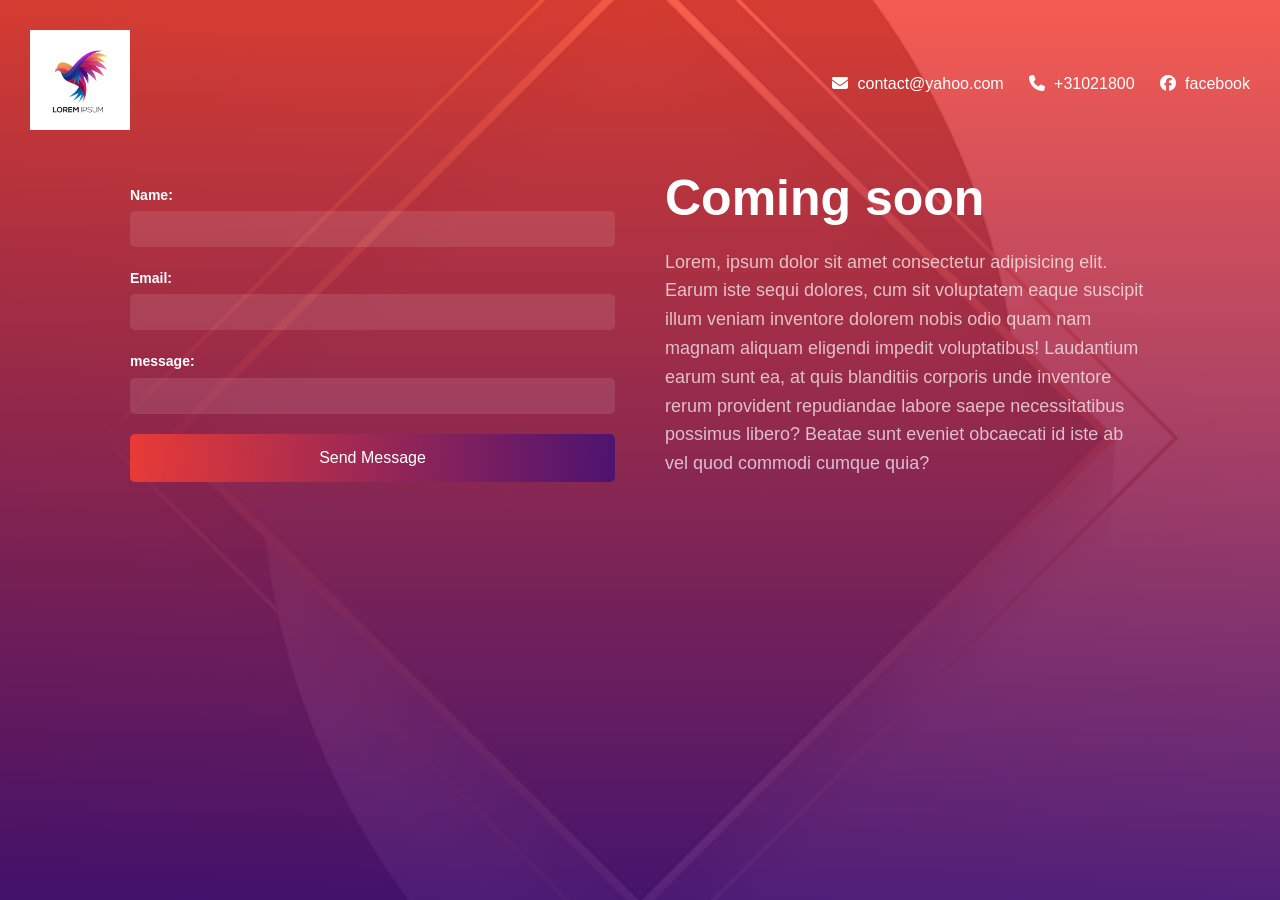
<file: Landingform/index.html>
<!DOCTYPE html>
<html lang="en">
<head>
    <meta charset="UTF-8">
    <meta name="viewport" content="width=device-width, initial-scale=1.0">
    <link rel="stylesheet" href="css/style.css">
    <link rel="preconnect" href="https://fonts.googleapis.com">
<link rel="preconnect" href="https://fonts.gstatic.com" crossorigin>
<link href="https://fonts.googleapis.com/css2?family=Lato:ital,wght@0,100;0,300;0,400;0,700;0,900;1,100;1,300;1,400;1,700;1,900&family=Poppins:ital,wght@0,100;0,200;0,300;0,400;0,500;0,600;0,700;0,800;0,900;1,100;1,200;1,300;1,400;1,500;1,600;1,700;1,800;1,900&family=Sansita:ital,wght@0,400;0,700;0,800;0,900;1,400;1,700;1,800;1,900&display=swap" rel="stylesheet">
<link 
    rel="stylesheet" 
    href="https://cdnjs.cloudflare.com/ajax/libs/font-awesome/6.6.0/css/all.min.css" 
  />
<title>Document</title>
</head>
<body>

    <div class="wrapper">
        <header class="header">
            <a href="index.html">

                <img src="images/logo.avif" alt="logo" class="logo">

            </a>
        <div class="header-right">
            <div >
                <i class="fas fa-envelope"></i>
                  <span>contact@yahoo.com</span>

            </div>
            <div >
                <i class="fas fa-phone"></i>
                <span>+31021800</span>
            </div>
            <div >
                <i class="fa-brands fa-facebook"></i>
                <span>facebook</span>
            </div>
        </div>

      
    </header>
    <main class="main-content">
        <form>
            <div class="form-group">
            <label for="name">Name:</label>
            <input type="text" id="name" name="name" required>

            </div>
             <div class="form-group">
            <label for="email">Email:</label>
            <input type="email" id="email" name="email" required>
            
            </div>
             <div class="form-group">
            <label for="message">message:</label>
            <input type="textarea" id="message" name="message" required>
            
            </div>
            <button type="submit" class="btn">
             Send Message
            </button>

        </form>
        <div class="text-container">
            <h1>Coming soon </h1>
             <p>
            Lorem, ipsum dolor sit amet consectetur adipisicing elit. Earum iste sequi dolores, cum sit voluptatem eaque suscipit illum veniam inventore dolorem nobis odio quam nam magnam aliquam eligendi impedit voluptatibus!
            Laudantium earum sunt ea, at quis blanditiis corporis unde inventore rerum provident repudiandae labore saepe necessitatibus possimus libero? Beatae sunt eveniet obcaecati id iste ab vel quod commodi cumque quia?
            
        </p>
        </div>
       
    </main>
    
</body>
</html>
</file>
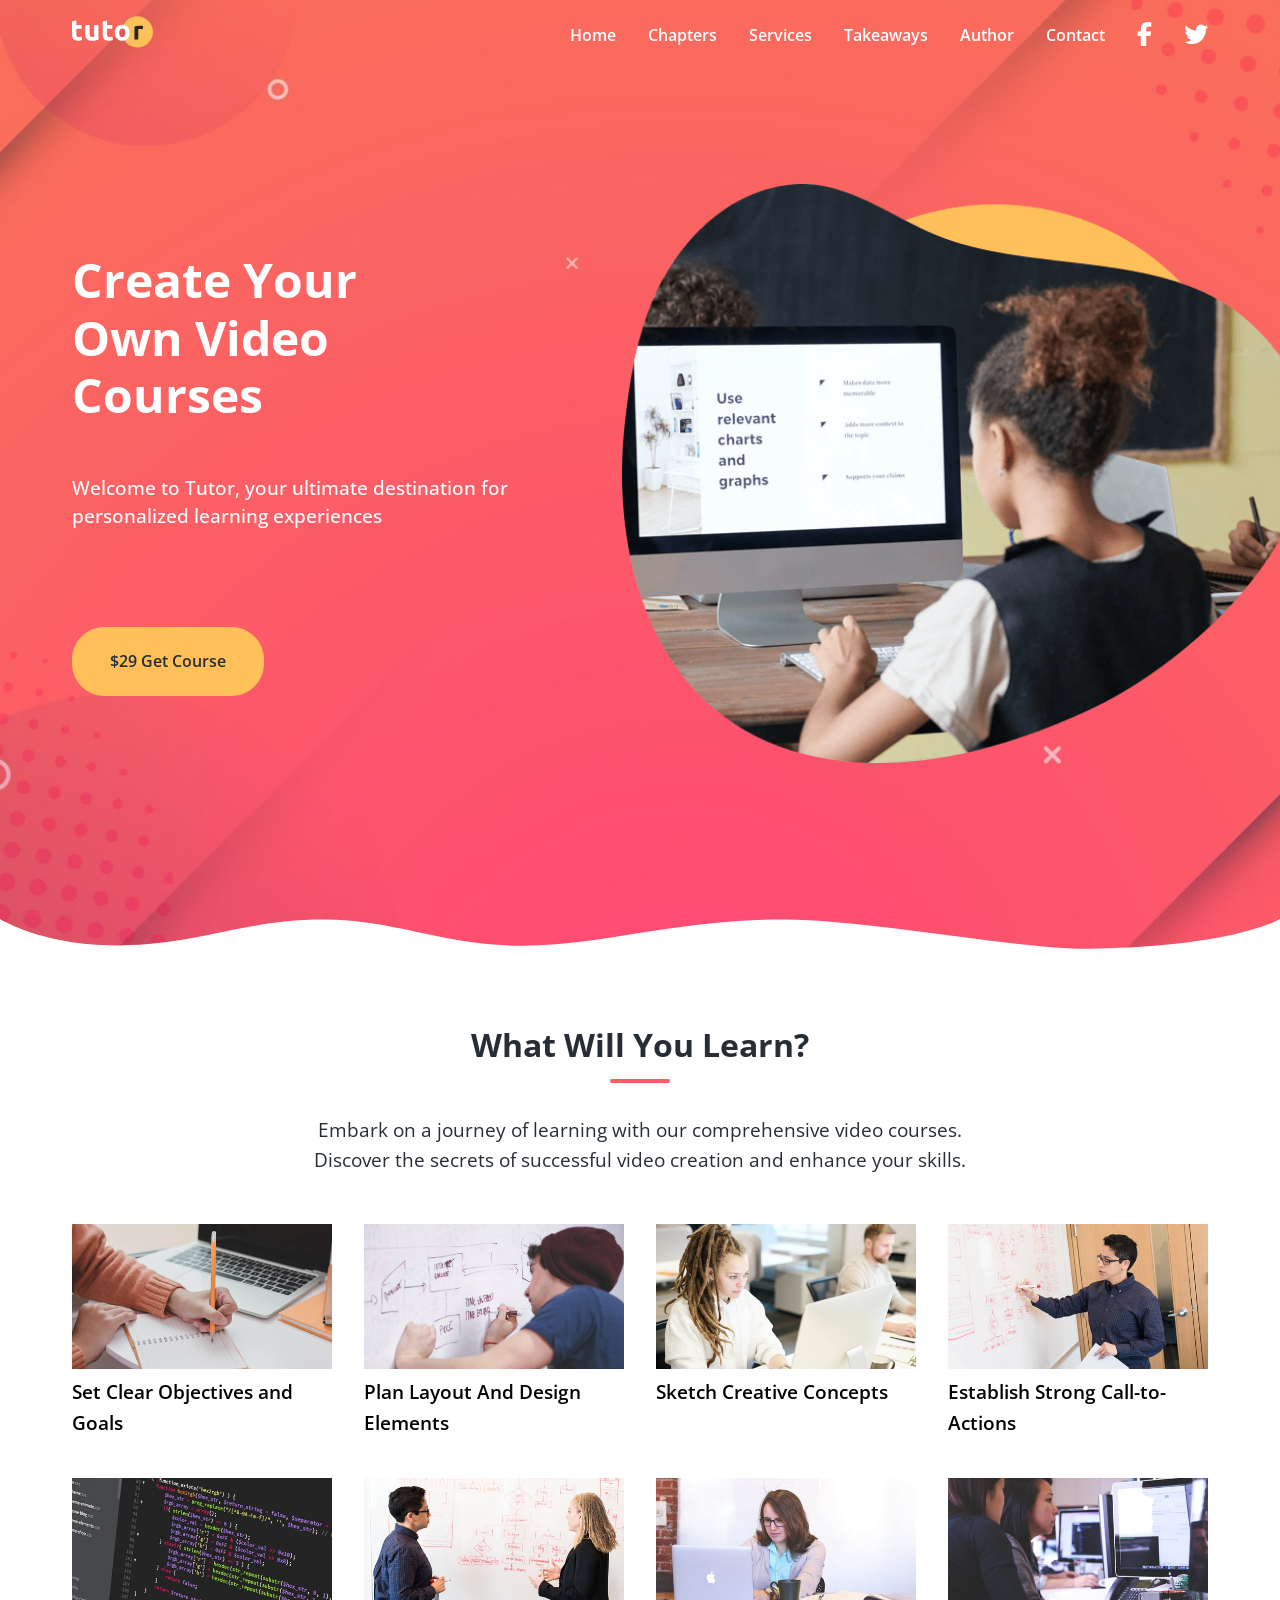
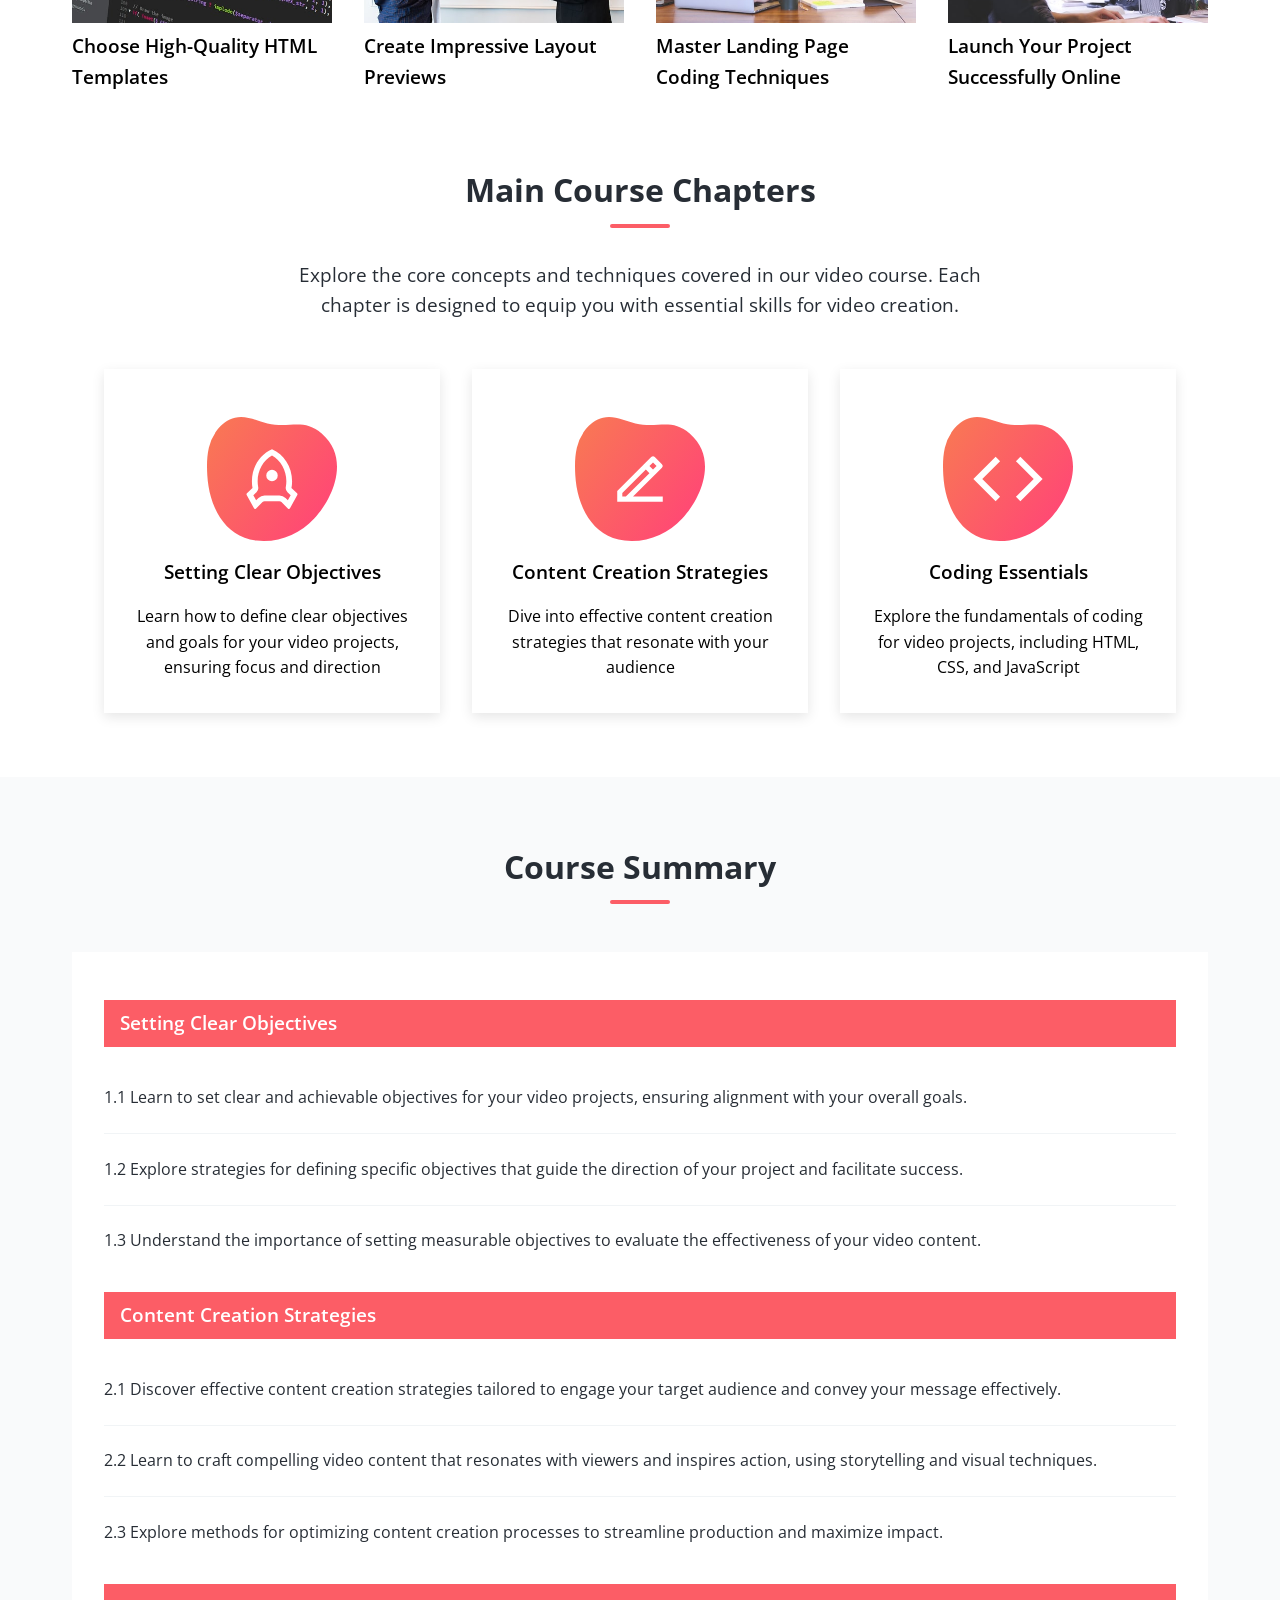
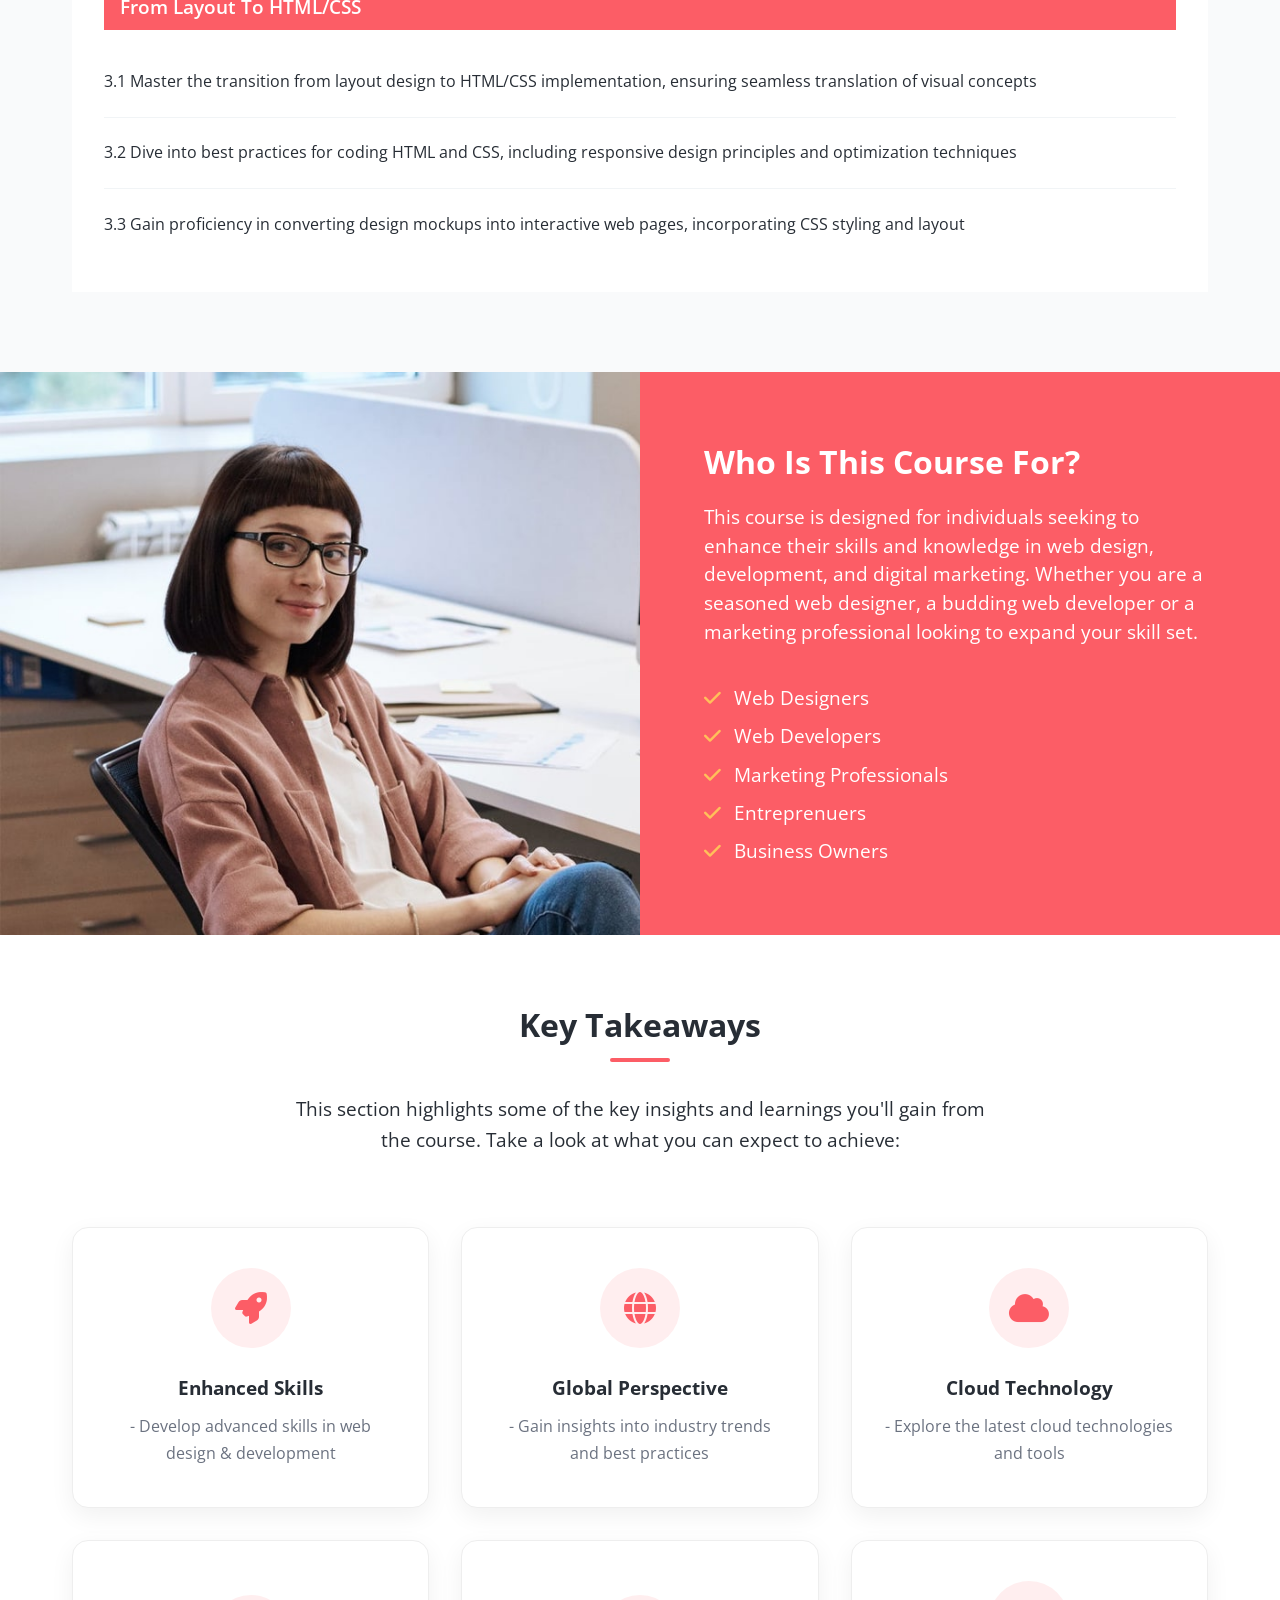
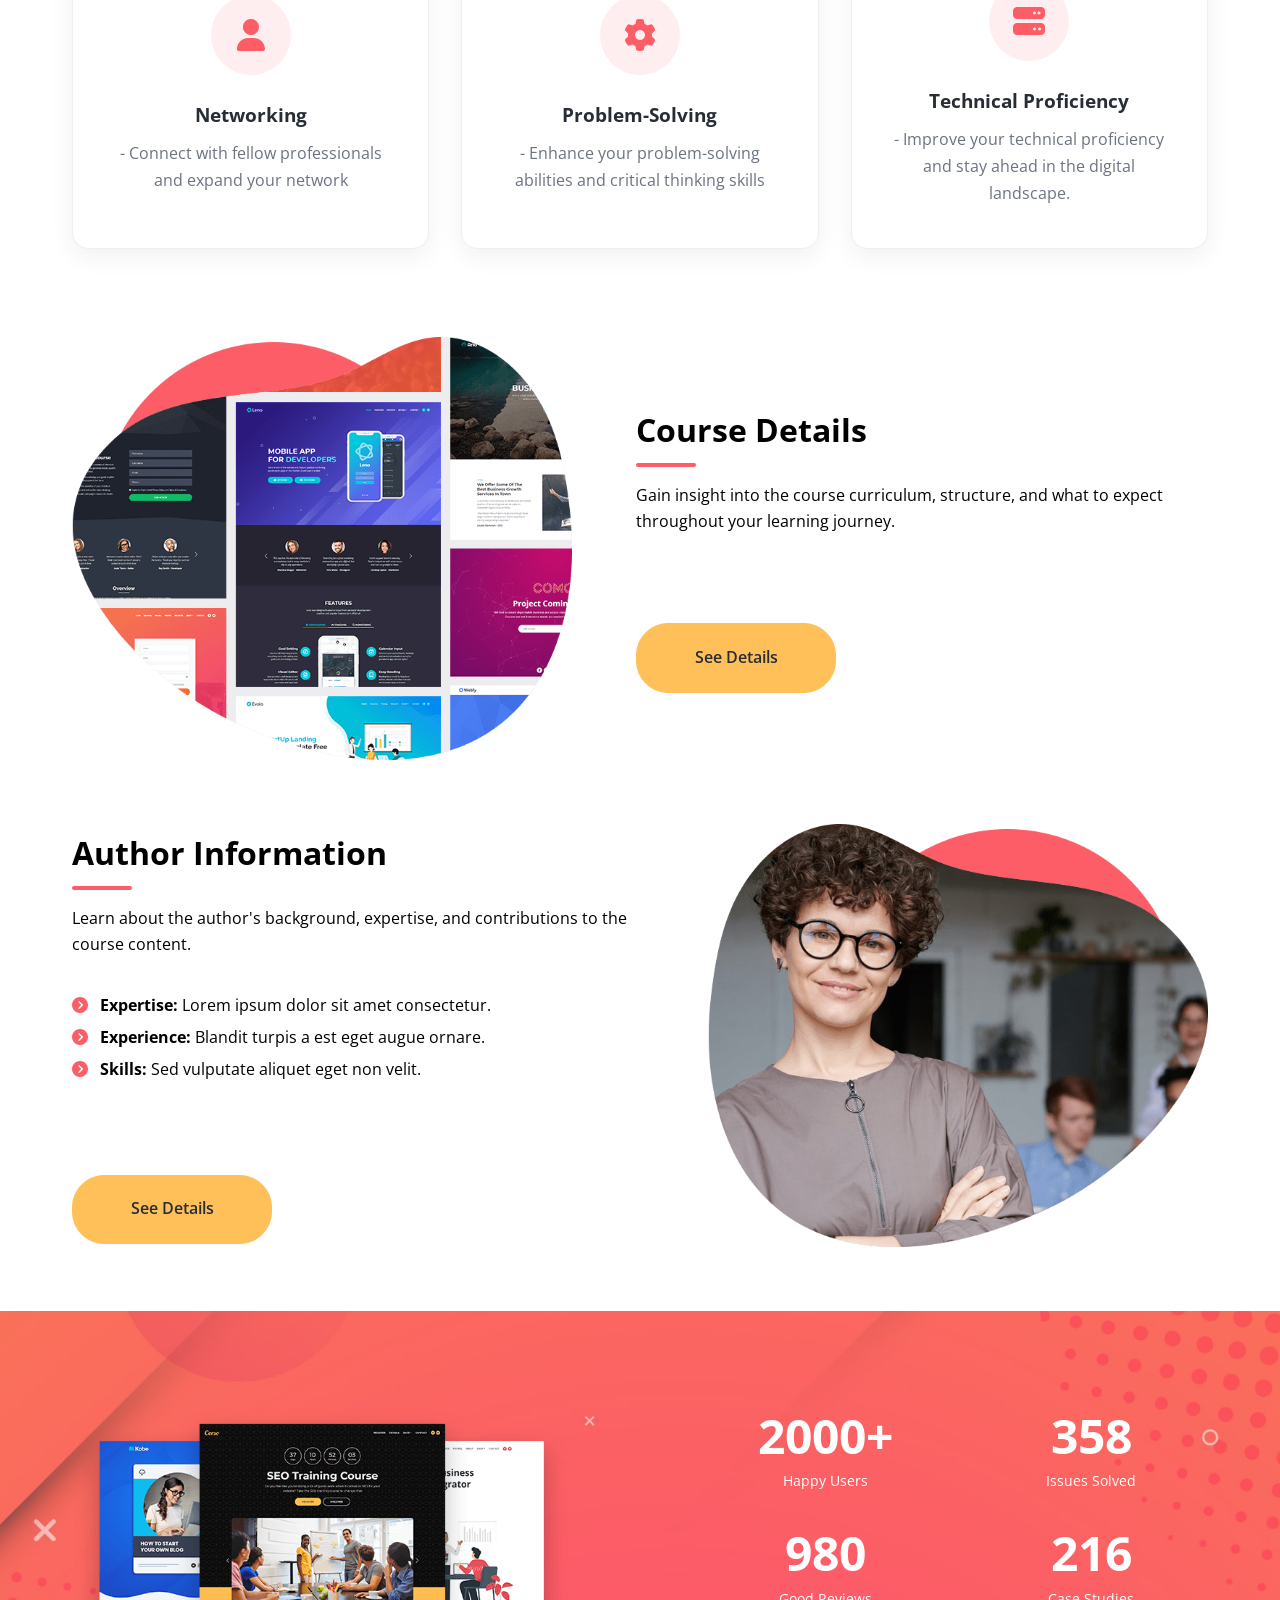
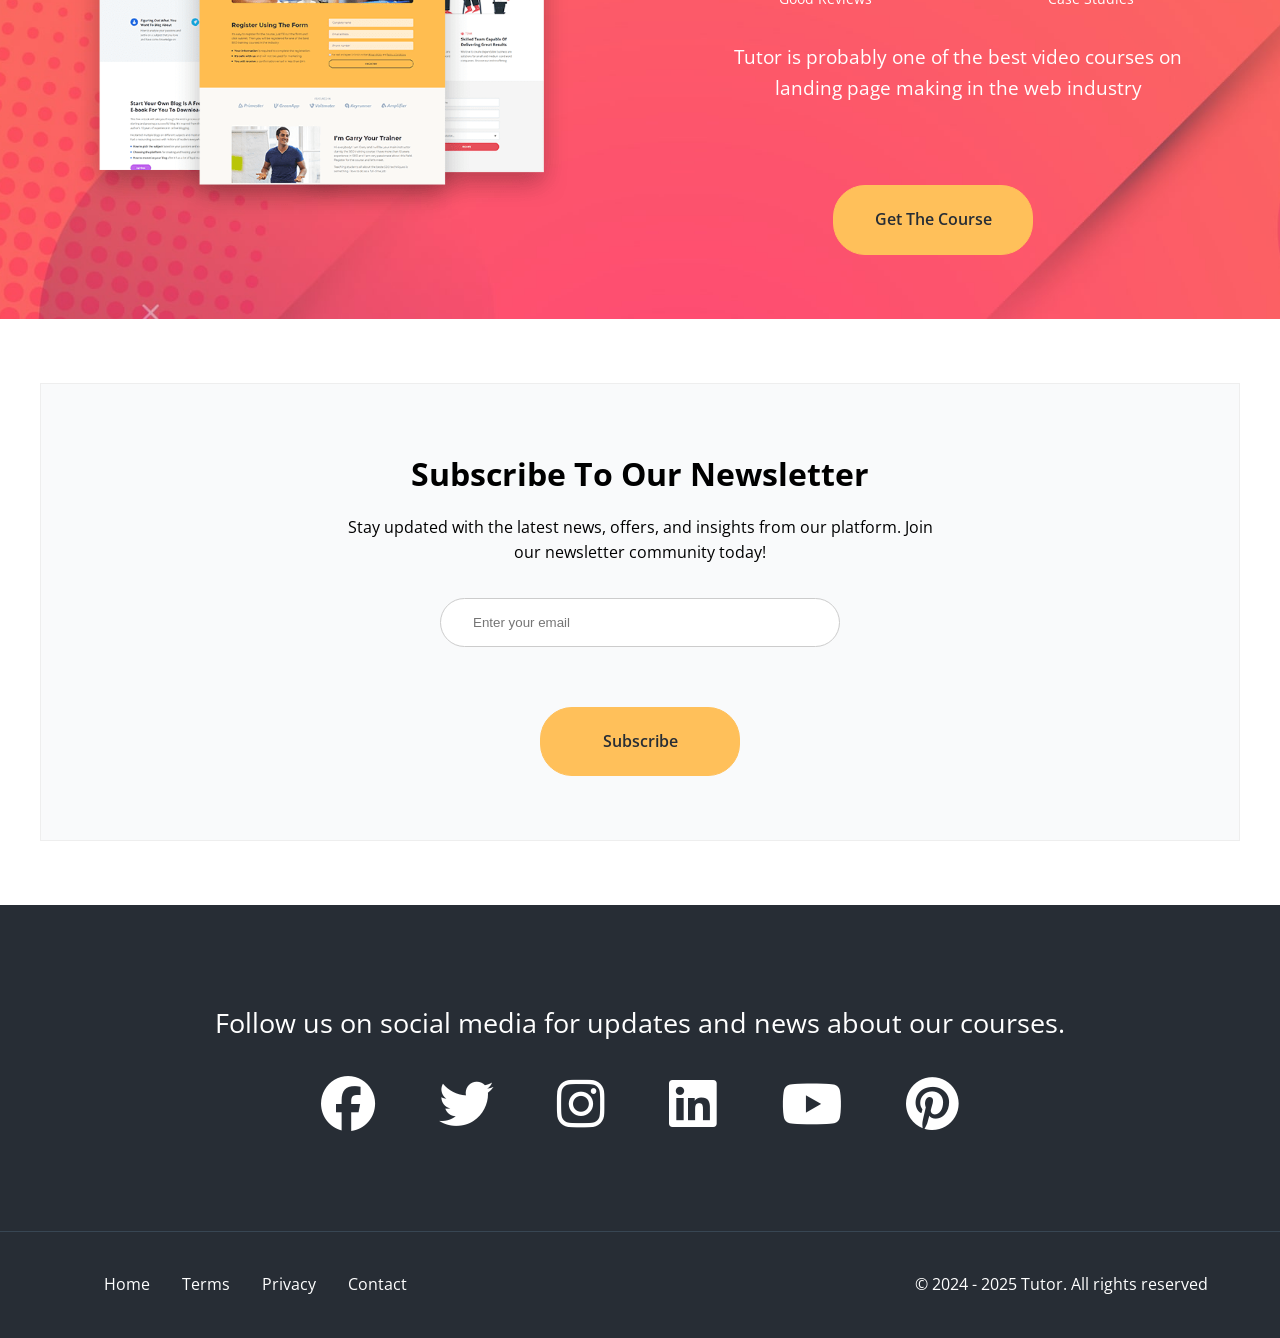
<file: Tutor-main/Tutor-main/index.html>
<!DOCTYPE html>
<html lang="en">
<head>
    <meta charset="UTF-8">
    <meta name="viewport" content="width=device-width, initial-scale=1.0">

    <title>Welcome TO Tutor</title>

    <link rel="stylesheet" href="css/style.css">

    <link
        rel="stylesheet"
        href="https://cdnjs.cloudflare.com/ajax/libs/font-awesome/6.5.1/css/all.min.css"
    >

    <link rel="preconnect" href="https://fonts.googleapis.com">
    <link rel="preconnect" href="https://fonts.gstatic.com" crossorigin>

    <link
        href="https://fonts.googleapis.com/css2?family=Lato:ital,wght@0,100;0,300;0,400;0,700;0,900;1,100;1,300;1,400;1,700;1,900&family=Open+Sans:ital,wght@0,300..800;1,300..800&family=Poppins:ital,wght@0,100;0,200;0,300;0,400;0,500;0,600;0,700;0,800;0,900;1,100;1,200;1,300;1,400;1,500;1,600;1,700;1,800;1,900&family=Sansita:ital,wght@0,400;0,700;0,800;0,900;1,400;1,700;1,800;1,900&display=swap"
        rel="stylesheet"
    >

    <link rel="icon" href="images/favicon.png" type="image/x-icon">
</head>

<body>

    <!-- Navbar -->
    <nav class="navbar">
        <div class="navbar-flex container">

            <a href="#home">
                <img src="images/logo.svg" alt="Tutor">
            </a>

            <!-- Desktop Menu -->
            <div class="main-menu-items">
                <ul class="main-menu-list">

                    <li>
                        <a href="#home">Home</a>
                    </li>

                    <li>
                        <a href="#chapters">Chapters</a>
                    </li>

                    <li>
                        <a href="#info">Services</a>
                    </li>

                    <li>
                        <a href="#takeaways">Takeaways</a>
                    </li>

                    <li>
                        <a href="#author">Author</a>
                    </li>

                    <li>
                        <a href="contact.html">Contact</a>
                    </li>

                    <li>
                        <a
                            href="https://www.facebook.com"
                            target="_blank"
                            aria-label="Facebook"
                        >
                            <i class="fa-brands fa-facebook-f"></i>
                        </a>
                    </li>

                    <li>
                        <a
                            href="https://www.twitter.com"
                            target="_blank"
                            aria-label="Twitter"
                        >
                            <i class="fa-brands fa-twitter"></i>
                        </a>
                    </li>

                </ul>
            </div>


            <!-- Mobile Menu -->
            <div class="mobile-menu">

                <div class="mobile-menu-toggle">
                    <i class="fa-solid fa-bars"></i>
                </div>

                <div class="mobile-menu-items">

                    <ul class="mobile-menu-list">

                        <li>
                            <a href="#home">Home</a>
                        </li>

                        <li>
                            <a href="#chapters">Chapters</a>
                        </li>

                        <li>
                            <a href="#info">Services</a>
                        </li>

                        <li>
                            <a href="#takeaways">Takeaways</a>
                        </li>

                        <li>
                            <a href="#author">Author</a>
                        </li>

                        <li>
                            <a href="contact.html">Contact</a>
                        </li>

                        <li>
                            <a
                                href="https://www.facebook.com"
                                target="_blank"
                                aria-label="Facebook"
                            >
                                <i class="fa-brands fa-facebook-f"></i>
                            </a>
                        </li>

                        <li>
                            <a
                                href="https://www.twitter.com"
                                target="_blank"
                                aria-label="Twitter"
                            >
                                <i class="fa-brands fa-twitter"></i>
                            </a>
                        </li>

                    </ul>

                </div>

            </div>

        </div>
    </nav>


    <!-- Hero -->
    <header class="hero" id="home">

        <div class="container hero-flex">

            <div class="hero-content">

                <h1>Create Your Own Video Courses</h1>

                <p>
                    Welcome to Tutor, your ultimate destination for personalized
                    learning experiences
                </p>

                <a href="#" class="btn">$29 Get Course</a>

            </div>

            <img src="images/header-course.png" alt="Hero Image">

        </div>


        <svg
            class="frame-decoration"
            data-name="Layer 2"
            xmlns="http://www.w3.org/2000/svg"
            preserveAspectRatio="none"
            viewBox="0 0 1920 192.275"
        >
            <defs>
                <style>
                    .cls-1 {
                        fill: #ffffff;
                    }
                </style>
            </defs>

            <title>frame-decoration</title>

            <path
                class="cls-1"
                d="M0,158.755s63.9,52.163,179.472,50.736c121.494-1.5,185.839-49.738,305.984-49.733,109.21,0,181.491,51.733,300.537,50.233,123.941-1.562,225.214-50.126,390.43-50.374,123.821-.185,353.982,58.374,458.976,56.373,217.907-4.153,284.6-57.236,284.6-57.236V351.03H0V158.755Z"
                transform="translate(0 -158.755)"
            />
        </svg>

    </header>


    <!-- Learn -->
    <section class="learn">

        <div class="container">

            <div class="section-header">

                <h2>What Will You Learn?</h2>

                <div class="heading-border"></div>

                <p>
                    Embark on a journey of learning with our comprehensive video
                    courses. Discover the secrets of successful video creation and
                    enhance your skills.
                </p>

            </div>


            <div class="topics">

                <div class="topic">

                    <div class="topic-image">
                        <img src="images/description-1.jpg" alt="topic">
                    </div>

                    <div class="topic-text">
                        <h3>Set Clear Objectives and Goals</h3>
                    </div>

                </div>


                <div class="topic">

                    <div class="topic-image">
                        <img src="images/description-2.jpg" alt="alternative">
                    </div>

                    <div class="topic-text">
                        <h3>Plan Layout And Design Elements</h3>
                    </div>

                </div>


                <div class="topic">

                    <div class="topic-image">
                        <img src="images/description-3.jpg" alt="alternative">
                    </div>

                    <div class="topic-text">
                        <h3>Sketch Creative Concepts</h3>
                    </div>

                </div>


                <div class="topic">

                    <div class="topic-image">
                        <img src="images/description-4.jpg" alt="alternative">
                    </div>

                    <div class="topic-text">
                        <h3>Establish Strong Call-to-Actions</h3>
                    </div>

                </div>


                <div class="topic">

                    <div class="topic-image">
                        <img src="images/description-5.jpg" alt="alternative">
                    </div>

                    <div class="topic-text">
                        <h3>Choose High-Quality HTML Templates</h3>
                    </div>

                </div>


                <div class="topic">

                    <div class="topic-image">
                        <img src="images/description-6.jpg" alt="alternative">
                    </div>

                    <div class="topic-text">
                        <h3>Create Impressive Layout Previews</h3>
                    </div>

                </div>


                <div class="topic">

                    <div class="topic-image">
                        <img src="images/description-7.jpg" alt="alternative">
                    </div>

                    <div class="topic-text">
                        <h3>Master Landing Page Coding Techniques</h3>
                    </div>

                </div>


                <div class="topic">

                    <div class="topic-image">
                        <img src="images/description-8.jpg" alt="alternative">
                    </div>

                    <div class="topic-text">
                        <h3>Launch Your Project Successfully Online</h3>
                    </div>

                </div>

            </div>

        </div>

    </section>


    <!-- Course Chapter Section -->
    <section class="chapters section" id="chapters">

        <div class="container">

            <div class="section-header">

                <h2>Main Course Chapters</h2>

                <div class="heading-border"></div>

                <p>
                    Explore the core concepts and techniques covered in our video
                    course. Each chapter is designed to equip you with essential skills
                    for video creation.
                </p>

            </div>


            <div class="chapter-cards">

                <div class="card">

                    <img
                        src="images/chapters-icon-1.svg"
                        alt="chapter 1"
                    >

                    <h3>Setting Clear Objectives</h3>

                    <p>
                        Learn how to define clear objectives and goals for your video
                        projects, ensuring focus and direction
                    </p>

                </div>


                <div class="card">

                    <img
                        src="images/chapters-icon-2.svg"
                        alt="chapter 2"
                    >

                    <h3>Content Creation Strategies</h3>

                    <p>
                        Dive into effective content creation strategies that resonate with
                        your audience
                    </p>

                </div>


                <div class="card">

                    <img
                        src="images/chapters-icon-3.svg"
                        alt="chapter 3"
                    >

                    <h3>Coding Essentials</h3>

                    <p>
                        Explore the fundamentals of coding for video projects, including
                        HTML, CSS, and JavaScript
                    </p>

                </div>

            </div>

        </div>

    </section>


    <!-- Course Summary -->
    <section class="summary" id="summary">

        <div class="container">

            <div class="section-header">

                <h2>Course Summary</h2>

                <div class="heading-border"></div>

            </div>


            <div class="section-lists">

                <div class="list">

                    <div class="list-header">
                        Setting Clear Objectives
                    </div>

                    <div class="list-item">
                        1.1 Learn to set clear and achievable objectives for your video
                        projects, ensuring alignment with your overall goals.
                    </div>

                    <div class="list-item">
                        1.2 Explore strategies for defining specific objectives that guide
                        the direction of your project and facilitate success.
                    </div>

                    <div class="list-item">
                        1.3 Understand the importance of setting measurable objectives to
                        evaluate the effectiveness of your video content.
                    </div>

                </div>


                <div class="list">

                    <div class="list-header">
                        Content Creation Strategies
                    </div>

                    <div class="list-item">
                        2.1 Discover effective content creation strategies tailored to
                        engage your target audience and convey your message effectively.
                    </div>

                    <div class="list-item">
                        2.2 Learn to craft compelling video content that resonates with
                        viewers and inspires action, using storytelling and visual
                        techniques.
                    </div>

                    <div class="list-item">
                        2.3 Explore methods for optimizing content creation processes to
                        streamline production and maximize impact.
                    </div>

                </div>


                <div class="list">

                    <div class="list-header">
                        From Layout To HTML/CSS
                    </div>

                    <div class="list-item">
                        3.1 Master the transition from layout design to HTML/CSS
                        implementation, ensuring seamless translation of visual concepts
                    </div>

                    <div class="list-item">
                        3.2 Dive into best practices for coding HTML and CSS, including
                        responsive design principles and optimization techniques
                    </div>

                    <div class="list-item">
                        3.3 Gain proficiency in converting design mockups into interactive
                        web pages, incorporating CSS styling and layout
                    </div>

                </div>

            </div>

        </div>

    </section>


    <!-- Info -->
    <section class="info" id="info">

        <div class="info-container">

            <div class="info-left"></div>

            <div class="info-content">

                <h2>Who Is This Course For?</h2>

                <p>
                    This course is designed for individuals seeking to enhance their
                    skills and knowledge in web design, development, and digital
                    marketing. Whether you are a seasoned web designer, a budding web
                    developer or a marketing professional looking to expand your skill
                    set.
                </p>

                <ul>

                    <li>
                        <i class="fas fa-check"></i>
                        Web Designers
                    </li>

                    <li>
                        <i class="fas fa-check"></i>
                        Web Developers
                    </li>

                    <li>
                        <i class="fas fa-check"></i>
                        Marketing Professionals
                    </li>

                    <li>
                        <i class="fas fa-check"></i>
                        Entreprenuers
                    </li>

                    <li>
                        <i class="fas fa-check"></i>
                        Business Owners
                    </li>

                </ul>

            </div>

        </div>

    </section>


    <!-- Takeaways -->
    <section class="takeaways section" id="takeaways">

        <div class="container">

            <div class="section-header">

                <h2>Key Takeaways</h2>

                <div class="heading-border"></div>

                <p>
                    This section highlights some of the key insights and learnings
                    you'll gain from the course. Take a look at what you can expect to
                    achieve:
                </p>

            </div>


            <div class="takeaways-cards">

                <div class="card">

                    <i class="fas fa-rocket fa-3x text-primary"></i>

                    <p>
                        <strong>Enhanced Skills</strong>
                        - Develop advanced skills in web design & development
                    </p>

                </div>


                <div class="card">

                    <i class="fas fa-globe fa-3x text-primary"></i>

                    <p>
                        <strong>Global Perspective</strong>
                        - Gain insights into industry trends and best practices
                    </p>

                </div>


                <div class="card">

                    <i class="fas fa-cloud fa-3x text-primary"></i>

                    <p>
                        <strong>Cloud Technology</strong>
                        - Explore the latest cloud technologies and tools
                    </p>

                </div>


                <div class="card">

                    <i class="fas fa-user fa-3x text-primary"></i>

                    <p>
                        <strong>Networking</strong>
                        - Connect with fellow professionals and expand your network
                    </p>

                </div>


                <div class="card">

                    <i class="fas fa-cog fa-3x text-primary"></i>

                    <p>
                        <strong>Problem-Solving</strong>
                        - Enhance your problem-solving abilities and critical thinking skills
                    </p>

                </div>


                <div class="card">

                    <i class="fas fa-server fa-3x text-primary"></i>

                    <p>
                        <strong>Technical Proficiency</strong>
                        - Improve your technical proficiency and stay ahead in the digital
                        landscape.
                    </p>

                </div>

            </div>

        </div>

    </section>


    <!-- Course Details -->
    <section class="details section" id="details">

        <div class="container details-flex">

            <img src="images/details.png" alt="details">

            <div class="details-content">

                <h2>Course Details</h2>

                <div class="heading-border"></div>

                <p>
                    Gain insight into the course curriculum, structure, and what to
                    expect throughout your learning journey.
                </p>

                <a href="#" class="btns">
                    See Details
                </a>

            </div>

        </div>

    </section>


    <!-- Author Info -->
    <section class="details section" id="author">

        <div class="container details-flex">

            <img src="images/author.png" alt="Author">

            <div class="details-content">

                <h2>Author Information</h2>

                <div class="heading-border"></div>

                <p>
                    Learn about the author's background, expertise, and contributions to
                    the course content.
                </p>

                <ul>

                    <li>
                        <i class="fas fa-chevron-circle-right text-primary"></i>
                        <strong>Expertise:</strong>
                        Lorem ipsum dolor sit amet consectetur.
                    </li>

                    <li>
                        <i class="fas fa-chevron-circle-right text-primary"></i>
                        <strong>Experience:</strong>
                        Blandit turpis a est eget augue ornare.
                    </li>

                    <li>
                        <i class="fas fa-chevron-circle-right text-primary"></i>
                        <strong>Skills:</strong>
                        Sed vulputate aliquet eget non velit.
                    </li>

                </ul>

                <a href="#" class="btns">
                    See Details
                </a>

            </div>

        </div>

    </section>


    <!-- Stats -->
    <section class="stats section" id="stats">

        <div class="container stats-flex">

            <img src="images/stats.png" alt="stats">

            <div class="stats-content">

                <div class="stats-numbers">

                    <div>
                        <h3 aria-labelledby="stats-happy-users">
                            2000+
                        </h3>

                        <p id="stats-happy-users">
                            Happy Users
                        </p>
                    </div>


                    <div>
                        <h3 aria-labelledby="stats-issues-solved">
                            358
                        </h3>

                        <p id="stats-issues-solved">
                            Issues Solved
                        </p>
                    </div>


                    <div>
                        <h3 aria-labelledby="stats-good-reviews">
                            980
                        </h3>

                        <p id="stats-good-reviews">
                            Good Reviews
                        </p>
                    </div>


                    <div>
                        <h3 aria-labelledby="stats-case-studies">
                            216
                        </h3>

                        <p id="stats-case-studies">
                            Case Studies
                        </p>
                    </div>

                </div>


                <p class="stats-text">
                    Tutor is probably one of the best video courses on landing page
                    making in the web industry
                </p>

                <a href="#" class="btn fixi">
                    Get The Course
                </a>

            </div>

        </div>

    </section>


    <!-- Newsletter -->
    <section class="newsletter section" id="newsletter">

        <div class="container newsletter-flex">

            <h2>Subscribe To Our Newsletter</h2>

            <p>
                Stay updated with the latest news, offers, and insights from our
                platform. Join our newsletter community today!
            </p>

            <form>

                <input
                    type="email"
                    name="email"
                    id="email"
                    placeholder="Enter your email"
                >

                <a href="$" class="btns">Subscribe</a>

            </form>

        </div>

    </section>


    <!-- Social -->
    <section class="social section">

        <div class="container">

            <p>
                Follow us on social media for updates and news about our courses.
            </p>

            <div class="social-icons">

                <a
                    href="https://facebook.com"
                    target="_blank"
                    aria-label="Follow Us On Facebook"
                >
                    <i class="fa-brands fa-facebook fa-2x"></i>
                </a>


                <a
                    href="https://twitter.com"
                    target="_blank"
                    aria-label="Follow Us On Twitter"
                >
                    <i class="fa-brands fa-twitter fa-2x"></i>
                </a>


                <a
                    href="https://instagram.com"
                    target="_blank"
                    aria-label="Follow Us On Instagram"
                >
                    <i class="fa-brands fa-instagram fa-2x"></i>
                </a>


                <a
                    href="https://linkedin.com"
                    target="_blank"
                    aria-label="Follow Us On LinkedIn"
                >
                    <i class="fa-brands fa-linkedin fa-2x"></i>
                </a>


                <a
                    href="https://youtube.com"
                    target="_blank"
                    aria-label="Follow Us On Youtube"
                >
                    <i class="fa-brands fa-youtube fa-2x"></i>
                </a>


                <a
                    href="https://pinterest.com"
                    target="_blank"
                    aria-label="Follow Us On Pinterest"
                >
                    <i class="fa-brands fa-pinterest fa-2x"></i>
                </a>

            </div>

        </div>

    </section>


    <!-- Footer -->
    <footer class="footer">

        <div class="container footer-flex">

            <ul class="footer-links">

                <li>
                    <a href="#home">Home</a>
                </li>

                <li>
                    <a href="#">Terms</a>
                </li>

                <li>
                    <a href="#">Privacy</a>
                </li>

                <li>
                    <a href="contact.html">Contact</a>
                </li>

            </ul>

            <p>
                &copy; 2024 - 2025 Tutor. All rights reserved
            </p>

        </div>

    </footer>


    <script src="js/script.js"></script>

</body>
</html>
</file>
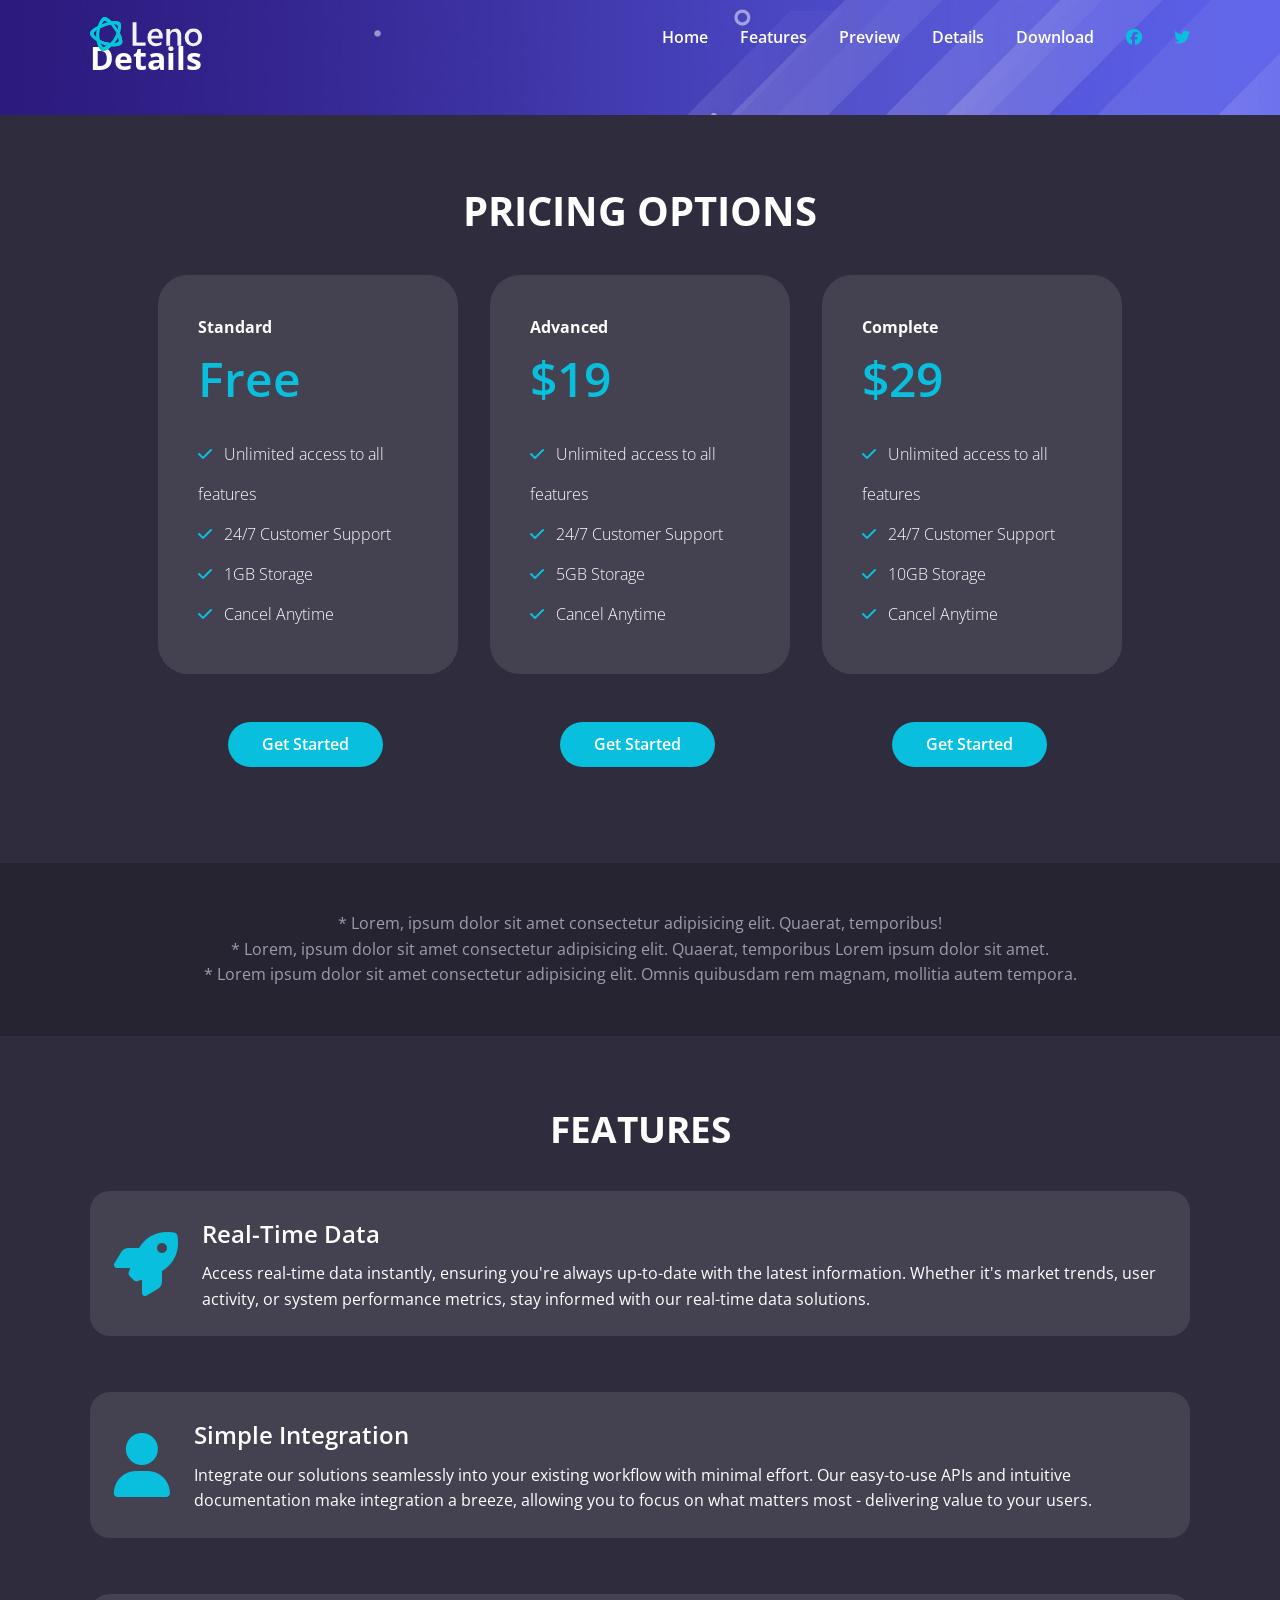
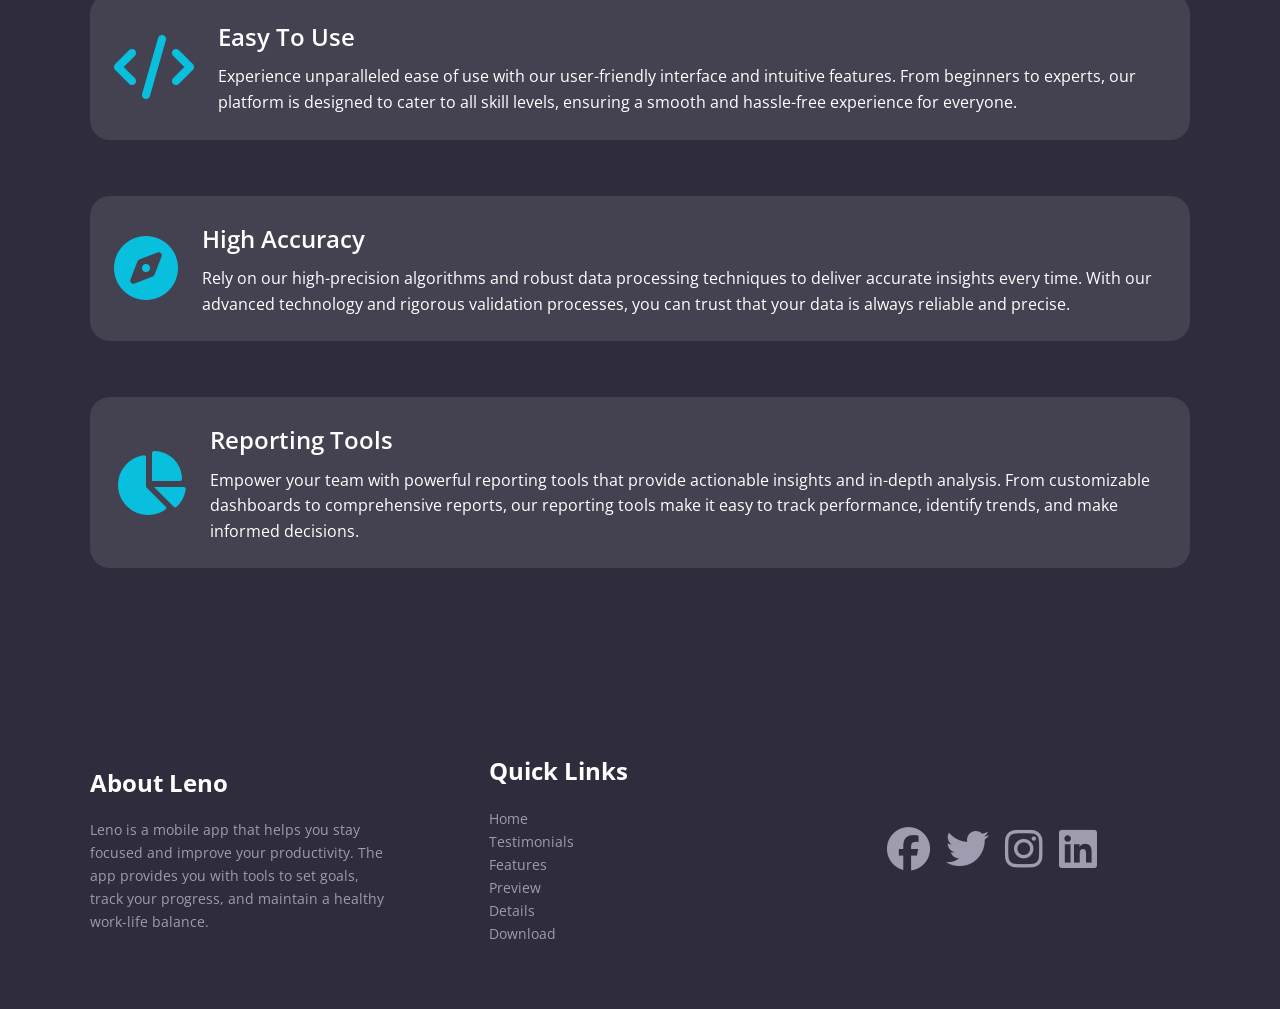
<file: Leno/details.html>
<!DOCTYPE html>
<html lang="en">
  <head>
    <meta charset="UTF-8" />
    <meta name="viewport" content="width=device-width, initial-scale=1.0" />
    <link rel="preconnect" href="https://fonts.googleapis.com" />
    <link rel="preconnect" href="https://fonts.gstatic.com" crossorigin />
    <link
      href="https://fonts.googleapis.com/css2?family=Open+Sans:ital,wght@0,300..800;1,300..800&display=swap"
      rel="stylesheet"
    />
    <link
      rel="stylesheet"
      href="https://cdnjs.cloudflare.com/ajax/libs/font-awesome/6.5.2/css/all.min.css"
      integrity="sha512-SnH5WK+bZxgPHs44uWIX+LLJAJ9/2PkPKZ5QiAj6Ta86w+fsb2TkcmfRyVX3pBnMFcV7oQPJkl9QevSCWr3W6A=="
      crossorigin="anonymous"
      referrerpolicy="no-referrer"
    />
    <link rel="stylesheet" href="./css/style.css" />
    <link rel="icon" href="./images/favicon.png" />
    <title>Leno App | Health & Productivity</title>
  </head>
  <body>
    <navbar class="navbar">
      <div class="navbar__container container">
        <div class="navbar__logo">
          <img src="./images/logo.svg" alt="Leno" />
        </div>
        <div class="navbar__menu">
          <ul class="navbar__menu-list">
            <li class="navbar__menu-item">
              <a href="index.html" class="navbar__menu-link">Home</a>
            </li>
            <li class="navbar__menu-item">
              <a href="index.html#features" class="navbar__menu-link"
                >Features</a
              >
            </li>
            <li class="navbar__menu-item">
              <a href="index.html#preview" class="navbar__menu-link">Preview</a>
            </li>
            <li class="navbar__menu-item">
              <a href="index.html#details" class="navbar__menu-link">Details</a>
            </li>
            <li class="navbar__menu-item">
              <a href="index.html#download" class="navbar__menu-link"
                >Download</a
              >
            </li>
            <li class="navbar__menu-item">
              <a href="#" class="navbar__menu-link--primary">
                <i class="fa-brands fa-facebook"></i>
              </a>
            </li>
            <li class="navbar__menu-item">
              <a href="#" class="navbar__menu-link--primary">
                <i class="fa-brands fa-twitter"></i>
              </a>
            </li>
          </ul>
        </div>

        <!-- Mobile Menu & Hamburger Icon -->
        <div class="navbar__mobile-menu">
          <div class="navbar__mobile-menu-toggle">
            <i class="fas fa-bars fa-2x"></i>
          </div>
          <!-- Mobile Menu Items -->
          <div class="navbar__mobile-menu-items">
            <ul class="navbar__mobile-menu-list">
              <li class="navbar__mobile-menu-item">
                <a href="index.html" class="navbar__mobile-menu-link">Home</a>
              </li>
              <li class="navbar__mobile-menu-item">
                <a href="index.html#features" class="navbar__mobile-menu-link"
                  >Features</a
                >
              </li>
              <li class="navbar__mobile-menu-item">
                <a href="index.html#preview" class="navbar__mobile-menu-link"
                  >Preview</a
                >
              </li>
              <li class="navbar__mobile-menu-item">
                <a href="index.html#details" class="navbar__mobile-menu-link"
                  >Details</a
                >
              </li>
              <li class="navbar__mobile-menu-item">
                <a href="index.html#download" class="navbar__mobile-menu-link"
                  >Download</a
                >
              </li>
              <li class="navbar__mobile-menu-item">
                <a href="#" class="navbar__mobile-menu-link--primary">
                  <i class="fa-brands fa-facebook"></i>
                </a>
              </li>
              <li class="navbar__mobile-menu-item">
                <a href="#" class="navbar__mobile-menu-link--primary">
                  <i class="fa-brands fa-twitter"></i>
                </a>
              </li>
            </ul>
          </div>
        </div>
      </div>
    </navbar>

    <!-- Inner Header -->
    <header class="inner-header">
      <div class="inner-header__container container">
        <h1 class="inner-header__title">Details</h1>
      </div>
    </header>

    <!-- Pricing -->
    <section class="pricing">
      <div class="pricing__container container">
        <h2 class="pricing__title">Pricing Options</h2>
        <div class="pricing__cards">
          <!-- Card 1 -->
          <div class="pricing__card">
            <div class="pricing__card-box">
              <h4 class="pricing__card-title">Standard</h4>
              <h3 class="pricing__card-price">Free</h3>
              <div class="pricing__card-body">
                <ul class="pricing__card-list">
                  <li class="pricing__card-item">
                    <i class="fas fa-check"></i> Unlimited access to all
                    features
                  </li>
                  <li class="pricing__card-item">
                    <i class="fas fa-check"></i>
                    24/7 Customer Support
                  </li>
                  <li class="pricing__card-item">
                    <i class="fas fa-check"></i>
                    1GB Storage
                  </li>
                  <li class="pricing__card-item">
                    <i class="fas fa-check"></i>
                    Cancel Anytime
                  </li>
                </ul>
              </div>
            </div>
            <a href="#" class="pricing__card-button btn">Get Started</a>
          </div>

          <!-- Card 2 -->
          <div class="pricing__card">
            <div class="pricing__card-box">
              <h4 class="pricing__card-title">Advanced</h4>
              <h3 class="pricing__card-price">$19</h3>
              <div class="pricing__card-body">
                <ul class="pricing__card-list">
                  <li class="pricing__card-item">
                    <i class="fas fa-check"></i> Unlimited access to all
                    features
                  </li>
                  <li class="pricing__card-item">
                    <i class="fas fa-check"></i>
                    24/7 Customer Support
                  </li>
                  <li class="pricing__card-item">
                    <i class="fas fa-check"></i>
                    5GB Storage
                  </li>
                  <li class="pricing__card-item">
                    <i class="fas fa-check"></i>
                    Cancel Anytime
                  </li>
                </ul>
              </div>
            </div>
            <a href="#" class="pricing__card-button btn">Get Started</a>
          </div>

          <!-- Card 3 -->
          <div class="pricing__card">
            <div class="pricing__card-box">
              <h4 class="pricing__card-title">Complete</h4>
              <h3 class="pricing__card-price">$29</h3>
              <div class="pricing__card-body">
                <ul class="pricing__card-list">
                  <li class="pricing__card-item">
                    <i class="fas fa-check"></i> Unlimited access to all
                    features
                  </li>
                  <li class="pricing__card-item">
                    <i class="fas fa-check"></i>
                    24/7 Customer Support
                  </li>
                  <li class="pricing__card-item">
                    <i class="fas fa-check"></i>
                    10GB Storage
                  </li>
                  <li class="pricing__card-item">
                    <i class="fas fa-check"></i>
                    Cancel Anytime
                  </li>
                </ul>
              </div>
            </div>
            <a href="#" class="pricing__card-button btn">Get Started</a>
          </div>
        </div>
      </div>
    </section>

    <!-- Pricing Notes -->
    <section class="pricing-notes">
      <div class="pricing-notes__container container">
        <p class="pricing-notes__text">
          * Lorem, ipsum dolor sit amet consectetur adipisicing elit. Quaerat,
          temporibus!
        </p>
        <p class="pricing-notes__text">
          * Lorem, ipsum dolor sit amet consectetur adipisicing elit. Quaerat,
          temporibus Lorem ipsum dolor sit amet.
        </p>
        <p class="pricing-notes__text">
          * Lorem ipsum dolor sit amet consectetur adipisicing elit. Omnis
          quibusdam rem magnam, mollitia autem tempora.
        </p>
      </div>
    </section>

    <!-- Details Features -->
    <section class="details-features">
      <div class="details-features__container container">
        <h2 class="details-features__title">Features</h2>
        <div class="details-features__list">
          <!-- Item 1 -->
          <div class="details-features__list-item">
            <i class="fas fa-rocket fa-4x"></i>
            <div class="details-features__list-text">
              <h3 class="details-features__list-title">Real-Time Data</h3>
              <p class="details-features__list-description">
                Access real-time data instantly, ensuring you're always
                up-to-date with the latest information. Whether it's market
                trends, user activity, or system performance metrics, stay
                informed with our real-time data solutions.
              </p>
            </div>
          </div>

          <!-- Item 2 -->
          <div class="details-features__list-item">
            <i class="fas fa-user fa-4x"></i>
            <div class="details-features__list-text">
              <h3 class="details-features__list-title">Simple Integration</h3>
              <p class="details-features__list-description">
                Integrate our solutions seamlessly into your existing workflow
                with minimal effort. Our easy-to-use APIs and intuitive
                documentation make integration a breeze, allowing you to focus
                on what matters most - delivering value to your users.
              </p>
            </div>
          </div>

          <!-- Item 3 -->
          <div class="details-features__list-item">
            <i class="fas fa-code fa-4x"></i>
            <div class="details-features__list-text">
              <h3 class="details-features__list-title">Easy To Use</h3>
              <p class="details-features__list-description">
                Experience unparalleled ease of use with our user-friendly
                interface and intuitive features. From beginners to experts, our
                platform is designed to cater to all skill levels, ensuring a
                smooth and hassle-free experience for everyone.
              </p>
            </div>
          </div>

          <!-- Item 4 -->
          <div class="details-features__list-item">
            <i class="fas fa-compass fa-4x"></i>
            <div class="details-features__list-text">
              <h3 class="details-features__list-title">High Accuracy</h3>
              <p class="details-features__list-description">
                Rely on our high-precision algorithms and robust data processing
                techniques to deliver accurate insights every time. With our
                advanced technology and rigorous validation processes, you can
                trust that your data is always reliable and precise.
              </p>
            </div>
          </div>

          <!-- Item 5 -->
          <div class="details-features__list-item">
            <i class="fas fa-chart-pie fa-4x"></i>
            <div class="details-features__list-text">
              <h3 class="details-features__list-title">Reporting Tools</h3>
              <p class="details-features__list-description">
                Empower your team with powerful reporting tools that provide
                actionable insights and in-depth analysis. From customizable
                dashboards to comprehensive reports, our reporting tools make it
                easy to track performance, identify trends, and make informed
                decisions.
              </p>
            </div>
          </div>
        </div>
      </div>
    </section>

    <!-- Footer -->
    <footer class="footer">
      <div class="footer__container container">
        <div class="footer__about">
          <h4 class="footer__title">About Leno</h4>
          <p class="footer__description">
            Leno is a mobile app that helps you stay focused and improve your
            productivity. The app provides you with tools to set goals, track
            your progress, and maintain a healthy work-life balance.
          </p>
        </div>

        <div class="footer__links">
          <h4 class="footer__title">Quick Links</h4>
          <ul class="footer__links-list">
            <li class="footer__links-item">
              <a href="index.html" class="footer__links-link"> Home </a>
            </li>
            <li class="footer__links-item">
              <a href="index.html#testimonials" class="footer__links-link">
                Testimonials
              </a>
            </li>
            <li class="footer__links-item">
              <a href="index.html#features" class="footer__links-link">
                Features
              </a>
            </li>
            <li class="footer__links-item">
              <a href="index.html#preview" class="footer__links-link">
                Preview
              </a>
            </li>
            <li class="footer__links-item">
              <a href="index.html#details" class="footer__links-link">
                Details
              </a>
            </li>
            <li class="footer__links-item">
              <a href="index.html#download" class="footer__links-link">
                Download
              </a>
            </li>
          </ul>
        </div>

        <div class="footer__social">
          <a href="#" class="footer__social-link">
            <i class="fa-brands fa-facebook fa-3x"></i>
          </a>
          <a href="#" class="footer__social-link">
            <i class="fa-brands fa-twitter fa-3x"></i>
          </a>
          <a href="#" class="footer__social-link">
            <i class="fa-brands fa-instagram fa-3x"></i>
          </a>
          <a href="#" class="footer__social-link">
            <i class="fa-brands fa-linkedin fa-3x"></i>
          </a>
        </div>
      </div>
    </footer>

    <script src="./js/script.js"></script>
  </body>
</html>
</file>
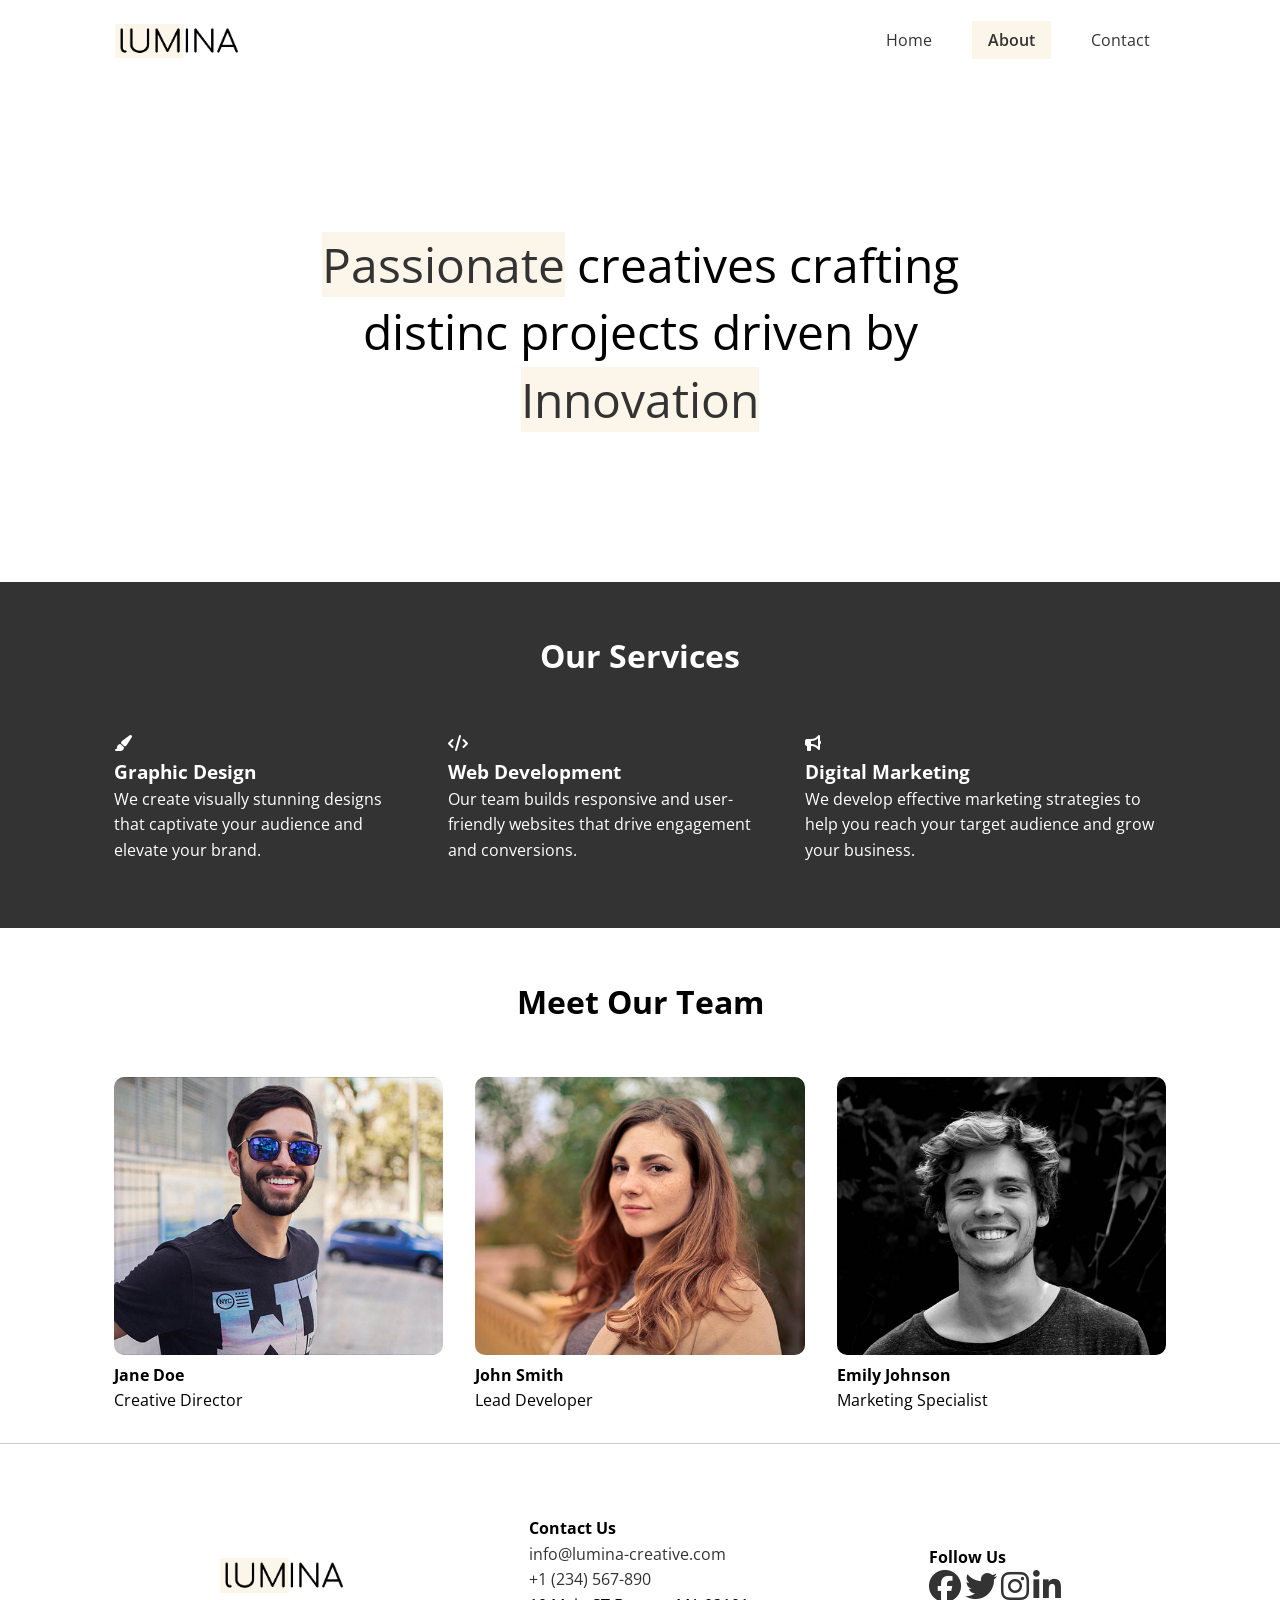
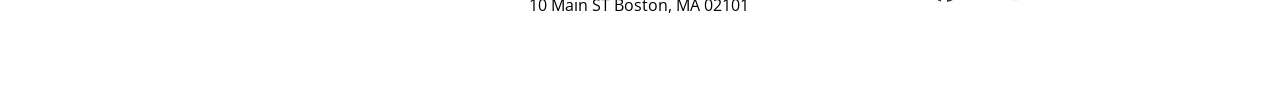
<file: Lumina/about.html>
<!DOCTYPE html>
<html lang="en">
<head> <meta charset="UTF-8"> <meta name="viewport" content="width=device-width, initial-scale=1.0">
<!-- CSS -->
<link rel="stylesheet" href="css/style.css">

<!-- Google Fonts -->
<link rel="preconnect" href="https://fonts.googleapis.com">
<link rel="preconnect" href="https://fonts.gstatic.com" crossorigin>
<link href="https://fonts.googleapis.com/css2?family=Lato:wght@100;300;400;700;900&family=Open+Sans:wght@300;400;600;700;800&family=Poppins:wght@300;400;500;600;700;800;900&family=Sansita:wght@400;700;800;900&display=swap" rel="stylesheet">

<!-- Font Awesome -->
<link rel="stylesheet" href="https://cdnjs.cloudflare.com/ajax/libs/font-awesome/6.7.2/css/all.min.css">

<!-- Favicon -->
<link rel="icon" href="images/favicon.ico" type="image/x-icon">

<title>About Lumina Creative</title>

</head>
<body>
    <header class="header">
        <div class="container header-flex">
            <img src="images/logo.png" alt="Lumina Creative Logo" class="logo">
            <ul class="main-menu">
                <li><a  href="index.html">Home</a></li>
                <li><a class="current" href="about.html">About</a></li>
                <li><a href="contact.html">Contact</a></li>
            </ul>
            <!-- Header content goes here -->
        </div>
    </header>
    <section class="hero">
        <div class="container container-sm">
            <h2>

            <span class="bg-primary">Passionate</span>
            creatives crafting distinc projects driven by 
            <span class="bg-primary">Innovation</span>

            </h2>
            
        </div>
    </section>
      
       <div class="services bg-dark">
        <div class="container">
            <h2 class="section-heading">
                Our Services
            </h2>
            <div class="services-flex">
                <div class="service-item">
                    <i class="fa-solid fa-paintbrush"></i>
                    <h3>Graphic Design</h3>
                    <p>We create visually stunning designs that captivate your audience and elevate your brand.</p>
                </div>
                <div class="service-item">
                    <i class="fa-solid fa-code"></i>
                    <h3>Web Development</h3>
                    <p>Our team builds responsive and user-friendly websites that drive engagement and conversions.</p>
                </div>
                <div class="service-item">
                    <i class="fa-solid fa-bullhorn"></i>
                    <h3>Digital Marketing</h3>
                    <p>We develop effective marketing strategies to help you reach your target audience and grow your business.</p>
                </div>
            
        </div>
       </div>
       </div>
    <section class="team">
        <div class="container">
            <h2 class="section-heading">
                Meet Our Team
            </h2>
            <div class="team-flex">
                <div class="team-item">
                    <img src="images/team1.jpg" alt="Team Member 1">
                    <h4>Jane Doe</h4>
                    <p>Creative Director</p>
                </div>
                <div class="team-item">
                    <img src="images/team2.jpg" alt="Team Member 2">
                    <h4>John Smith</h4>
                    <p>Lead Developer</p>
                </div>
                <div class="team-item">
                    <img src="images/team3.jpg" alt="Team Member 3">
                    <h4>Emily Johnson</h4>
                    <p>Marketing Specialist</p>
                </div>
            </div>
        </div>
    </section>
    <footer class="footer">
        <div class="container footer-flex">
            <img src="images/logo.png" alt="Lumina Creative Logo" class="logo">
            <div class="contact">
                <h4>Contact Us</h4>
                <ul>
                    <li><a href="mailto:info@lumina-creative.com">info@lumina-creative.com</a></li> 
                    <li><a href="tel:+1234567890">+1 (234) 567-890</a></li>
                  <li>10 Main ST Boston, MA 02101</li>
                </ul>

            </div>
            <div class="social">

 
    <h4>Follow Us</h4>

    <a href="#">
        <i class="fa-brands fa-facebook fa-2x"></i>
    </a>

    <a href="#">
        <i class="fa-brands fa-twitter fa-2x"></i>
    </a>

    <a href="#">
        <i class="fa-brands fa-instagram fa-2x"></i>
    </a>

    <a href="#">
        <i class="fa-brands fa-linkedin-in fa-2x"></i>
    </a>
</div>
        </div>


</footer>
     
</body>
</html>
</file>
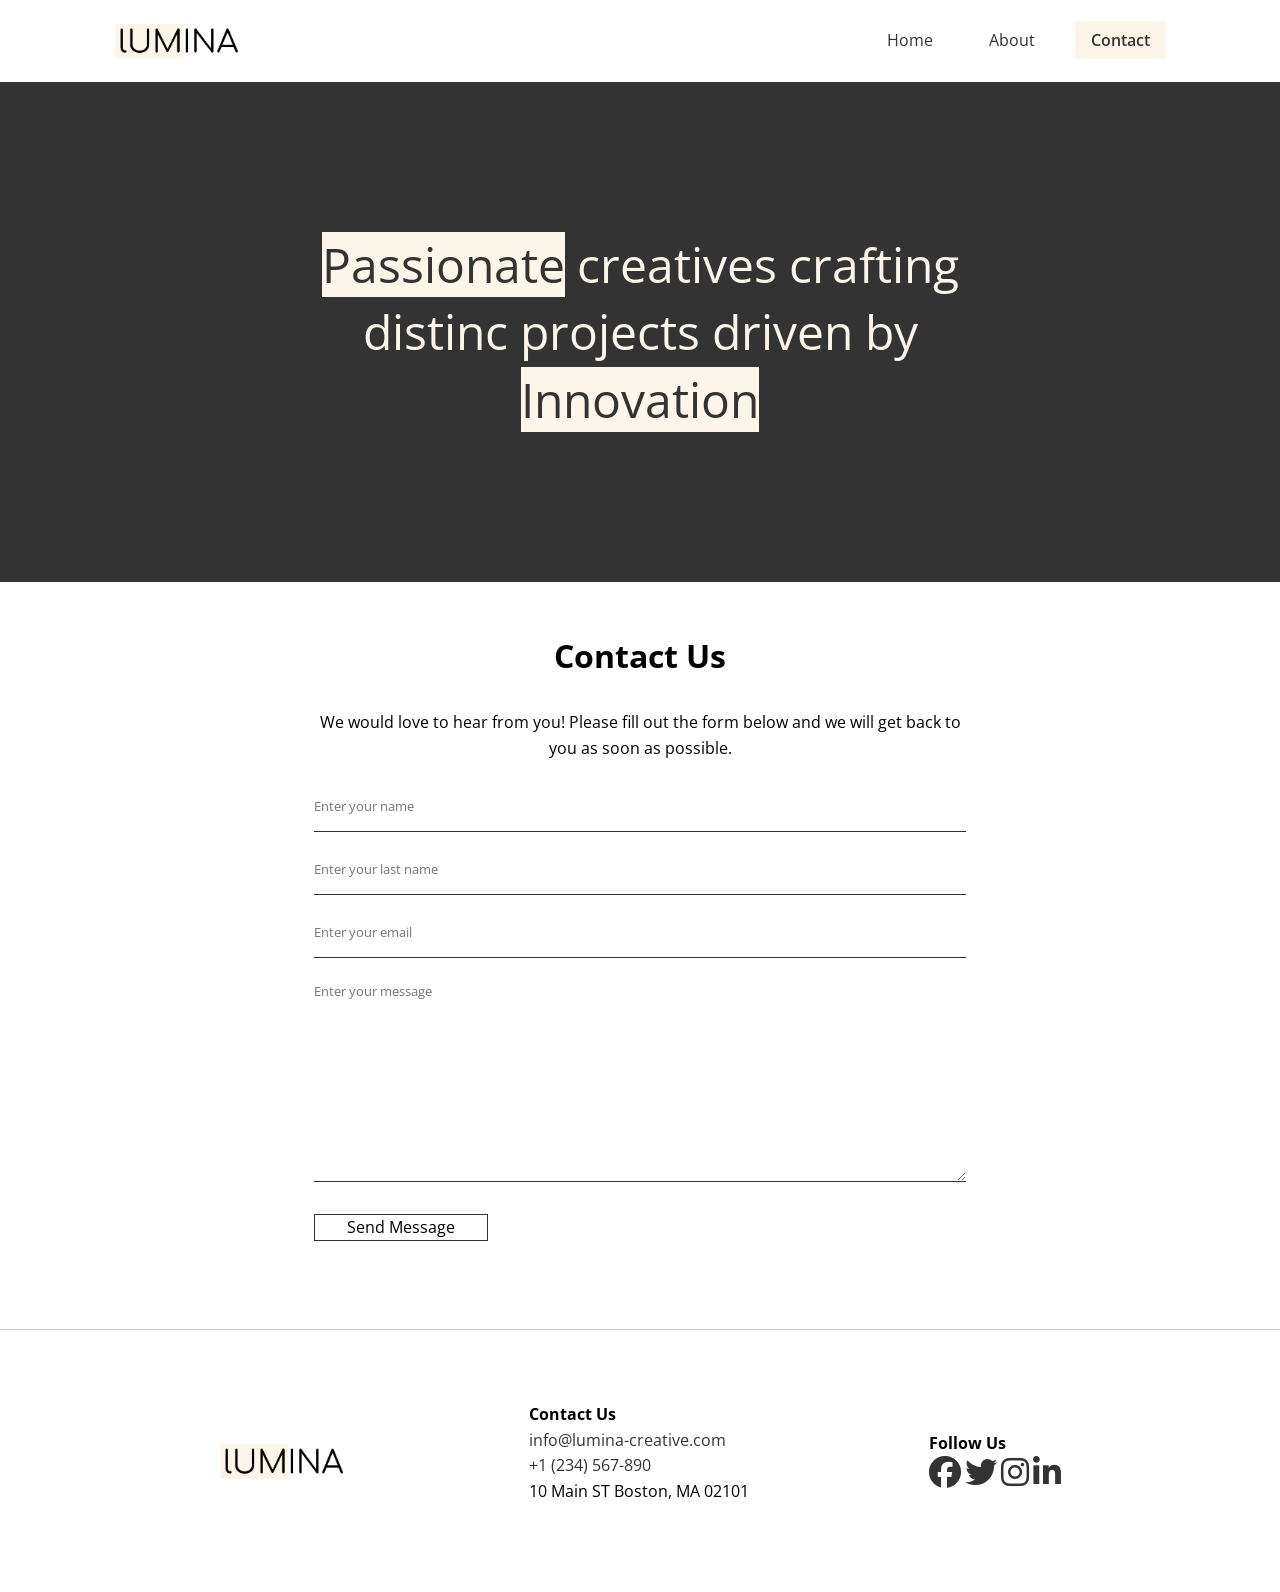
<file: Lumina/contact.html>
<!DOCTYPE html>
<html lang="en">
<head> <meta charset="UTF-8"> <meta name="viewport" content="width=device-width, initial-scale=1.0">
<!-- CSS -->
<link rel="stylesheet" href="css/style.css">

<!-- Google Fonts -->
<link rel="preconnect" href="https://fonts.googleapis.com">
<link rel="preconnect" href="https://fonts.gstatic.com" crossorigin>
<link href="https://fonts.googleapis.com/css2?family=Lato:wght@100;300;400;700;900&family=Open+Sans:wght@300;400;600;700;800&family=Poppins:wght@300;400;500;600;700;800;900&family=Sansita:wght@400;700;800;900&display=swap" rel="stylesheet">

<!-- Font Awesome -->
<link rel="stylesheet" href="https://cdnjs.cloudflare.com/ajax/libs/font-awesome/6.7.2/css/all.min.css">

<!-- Favicon -->
<link rel="icon" href="images/favicon.ico" type="image/x-icon">

<title>Lumina Creative</title>

</head>
<body>
    <header class="header">
        <div class="container header-flex">
            <img src="images/logo.png" alt="Lumina Creative Logo" class="logo">
            <ul class="main-menu">
                <li><a  href="index.html">Home</a></li>
                <li><a href="about.html">About</a></li>
                <li><a class="current" href="contact.html">Contact</a></li>
            </ul>
            <!-- Header content goes here -->
        </div>
    </header>
    <section class="hero bg-dark">
        <div class="container container-sm">
            <h2>

            <span class="bg-primary">Passionate</span>
            creatives crafting distinc projects driven by 
            <span class="bg-primary">Innovation</span>

            </h2>
            
        </div>
    </section>
   <section class="contact">
    <div class="container container-sm">

        <h2>Contact Us</h2>

        <p>
            We would love to hear from you! Please fill out the form below
            and we will get back to you as soon as possible.
        </p>

        <form name="contact" method="POST" data-netlify="true">

            <div class="form-group">
                <label class="visually-hidden" for="first-name">
                    Name
                </label>
                <input
                    type="text"
                    id="first-name"
                    name="first-name"
                    placeholder="Enter your name"
                    required
                >
            </div>

            <div class="form-group">
                <label class="visually-hidden" for="last-name">
                    Last Name
                </label>
                <input
                    type="text"
                    id="last-name"
                    name="last-name"
                    placeholder="Enter your last name"
                    required
                >
            </div>

            <div class="form-group">
                <label class="visually-hidden" for="email">
                    Email
                </label>
                <input
                    type="email"
                    id="email"
                    name="email"
                    placeholder="Enter your email"
                    required
                >
            </div>

            <div class="form-group">
                <label class="visually-hidden" for="message">
                    Message
                </label>
                <textarea
                    id="message"
                    name="message"
                    placeholder="Enter your message"
                    required
                ></textarea>
            </div>

            <button class="btn" type="submit">
                Send Message
            </button>

        </form>

    </div>
</section>
   
    <footer class="footer">
        <div class="container footer-flex">
            <img src="images/logo.png" alt="Lumina Creative Logo" class="logo">
            <div class="contact">
                <h4>Contact Us</h4>
                <ul>
                    <li><a href="mailto:info@lumina-creative.com">info@lumina-creative.com</a></li> 
                    <li><a href="tel:+1234567890">+1 (234) 567-890</a></li>
                  <li>10 Main ST Boston, MA 02101</li>
                </ul>

            </div>
            <div class="social">
    <h4>Follow Us</h4>

    <a href="#">
        <i class="fa-brands fa-facebook fa-2x"></i>
    </a>

    <a href="#">
        <i class="fa-brands fa-twitter fa-2x"></i>
    </a>

    <a href="#">
        <i class="fa-brands fa-instagram fa-2x"></i>
    </a>

    <a href="#">
        <i class="fa-brands fa-linkedin-in fa-2x"></i>
    </a>
</div>
        </div>


</footer>
     
</body>
</html>
</file>
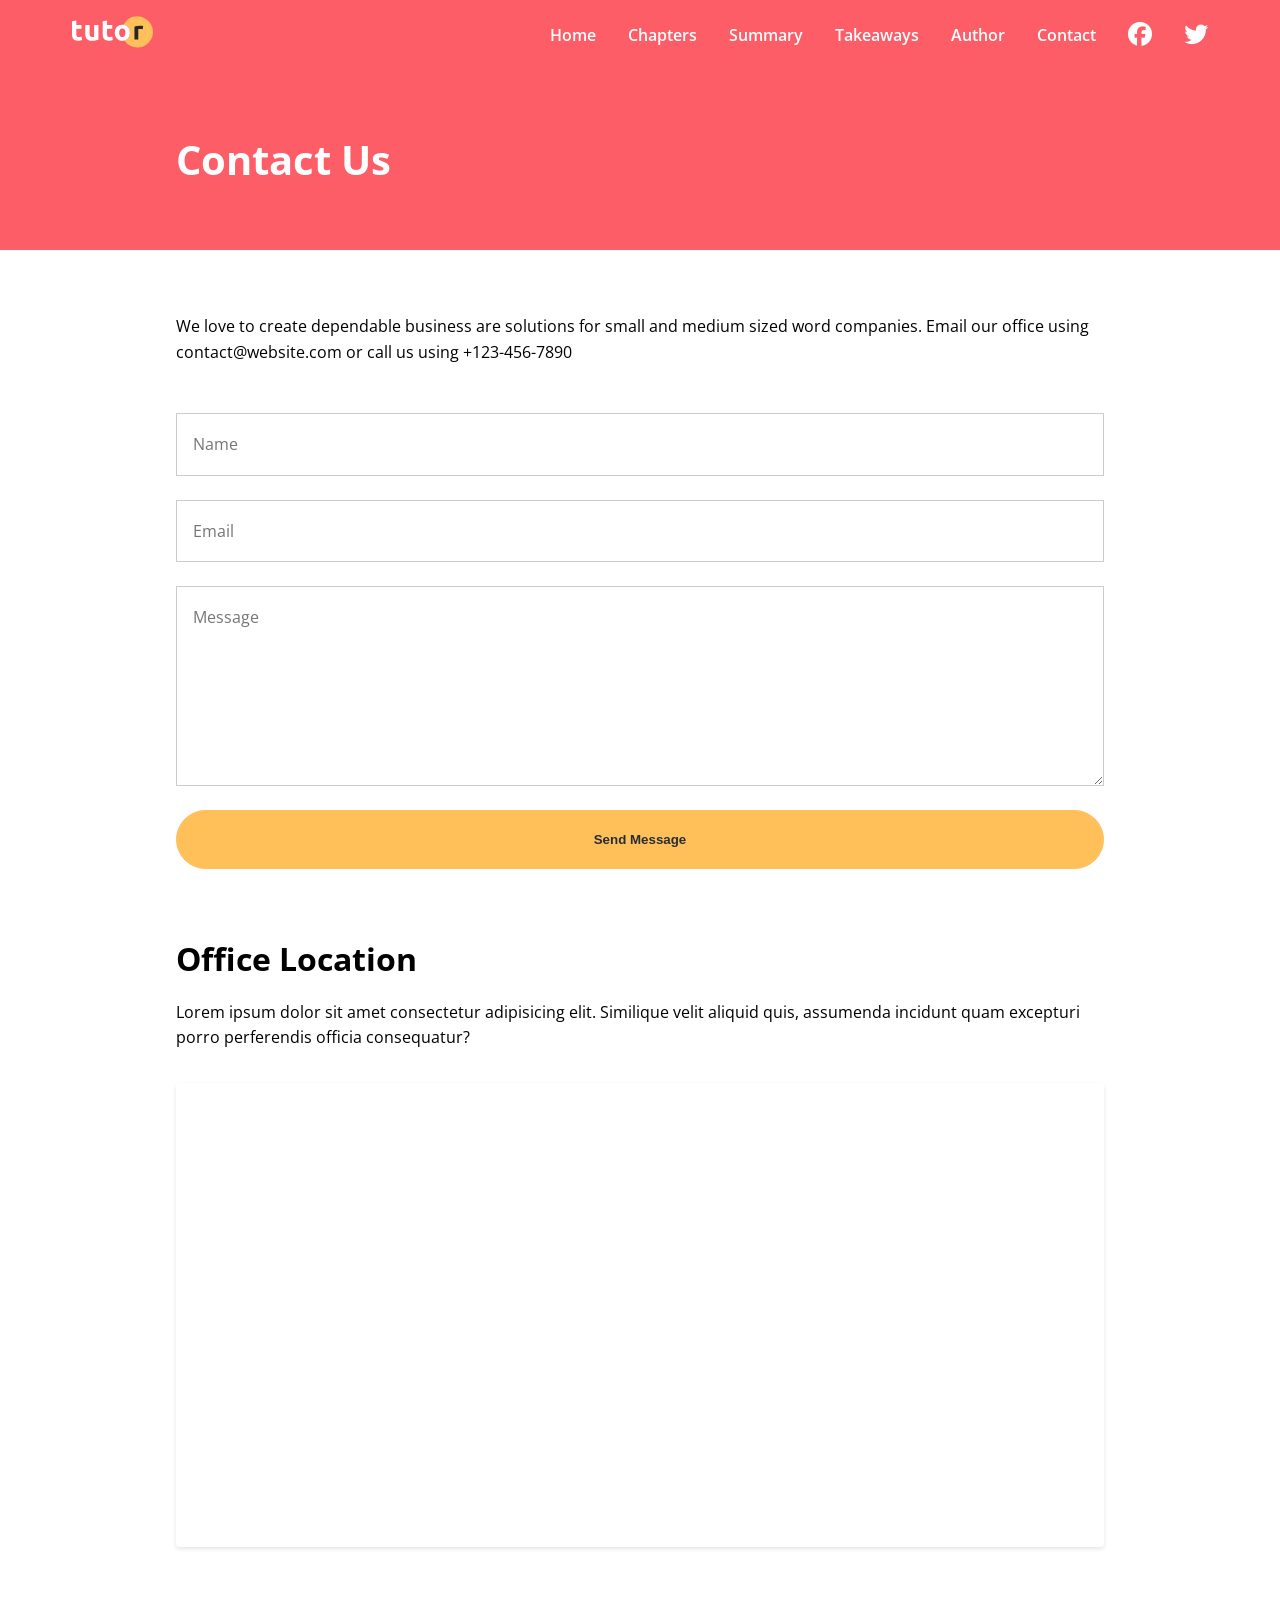
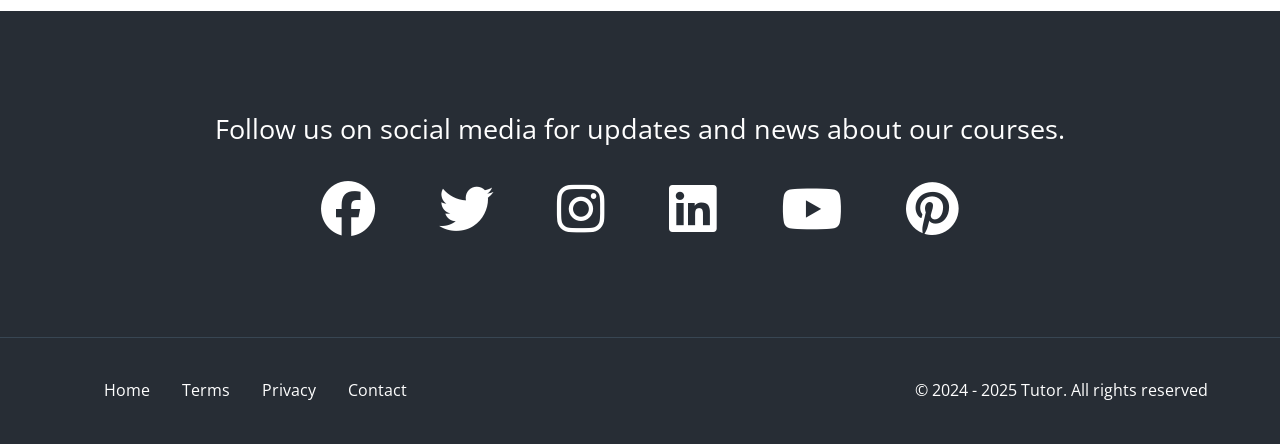
<file: Tutor-main/Tutor-main/contact.html>
<!DOCTYPE html>
<html lang="en">
  <head>
    <meta charset="UTF-8" />
    <meta name="viewport" content="width=device-width, initial-scale=1.0" />
    <link rel="preconnect" href="https://fonts.googleapis.com" />
    <link rel="preconnect" href="https://fonts.gstatic.com" crossorigin />
    <link
      href="https://fonts.googleapis.com/css2?family=Open+Sans:ital,wght@0,300..800;1,300..800&display=swap"
      rel="stylesheet"
    />
    <link
      rel="stylesheet"
      href="https://cdnjs.cloudflare.com/ajax/libs/font-awesome/6.5.2/css/all.min.css"
      integrity="sha512-SnH5WK+bZxgPHs44uWIX+LLJAJ9/2PkPKZ5QiAj6Ta86w+fsb2TkcmfRyVX3pBnMFcV7oQPJkl9QevSCWr3W6A=="
      crossorigin="anonymous"
      referrerpolicy="no-referrer"
    />
    <link rel="stylesheet" href="./css/style.css" />
    <link rel="icon" href="./images/favicon.png" />
    <title>Welcome To Tutor</title>
  </head>
  <body>
    <nav class="navbar" role="navigation" aria-label="Main Navigation">
      <div class="navbar-flex container">
        <a href="/" aria-label="Logo Home Link">
          <img src="images/logo.svg" alt="Tutor Logo" />
        </a>
        <div id="mobile-menu-items" class="main-menu-items">
          <ul class="main-menu-list">
            <li>
              <a href="/">Home</a>
            </li>
            <li>
              <a href="#chapters">Chapters</a>
            </li>
            <li>
              <a href="#summary">Summary</a>
            </li>
            <li>
              <a href="#takeaways">Takeaways</a>
            </li>
            <li>
              <a href="#author">Author</a>
            </li>
            <li>
              <a href="contact.html">Contact</a>
            </li>
            <li>
              <a
                href="https://facebook.com"
                target="_blank"
                aria-label="Follow Us On Facebook"
              >
                <i class="fa-brands fa-facebook"></i>
              </a>
            </li>
            <li>
              <a
                href="https://twitter.com"
                target="_blank"
                aria-label="Follow Us On Twitter"
              >
                <i class="fa-brands fa-twitter"></i>
              </a>
            </li>
          </ul>
        </div>

        <!-- Mobile Menu -->
        <div class="mobile-menu">
          <!-- Hamburger button -->
          <div
            class="mobile-menu-toggle"
            role="button"
            aria-expanded="false"
            aria-controls="mobile-menu-items"
            aria-label="Open mobile menu"
            tabindex="0"
          >
            <i class="fas fa-bars fa-2x"></i>
          </div>
          <!-- Mobile Menu Items -->
          <div class="mobile-menu-items">
            <ul class="mobile-menu-list">
              <li>
                <a href="/">Home</a>
              </li>
              <li>
                <a href="#chapters">Chapters</a>
              </li>
              <li>
                <a href="#summary">Summary</a>
              </li>
              <li>
                <a href="#takeaways">Takeaways</a>
              </li>
              <li>
                <a href="#author">Author</a>
              </li>
              <li>
                <a href="contact.html">Contact</a>
              </li>
              <li>
                <a
                  href="https://facebook.com"
                  target="_blank"
                  aria-label="Follow Us On Facebook"
                >
                  <i class="fa-brands fa-facebook"></i>
                </a>
              </li>
              <li>
                <a
                  href="https://twitter.com"
                  target="_blank"
                  aria-label="Follow Us On Twitter"
                >
                  <i class="fa-brands fa-twitter"></i>
                </a>
              </li>
            </ul>
          </div>
        </div>
      </div>
    </nav>

    <!-- Inner Header -->
    <header class="inner-header">
      <div class="container-sm">
        <h1>Contact Us</h1>
      </div>
    </header>

    <section class="contact-form section">
      <div class="container-sm">
        <p>
          We love to create dependable business are solutions for small and
          medium sized word companies. Email our office using
          contact@website.com or call us using +123-456-7890
        </p>

        <form class="contact-form" method="POST" data-netlify="true">
          <input type="text" name="name" placeholder="Name" required />
          <input type="email" name="email" placeholder="Email" required />
          <textarea name="message" placeholder="Message" required></textarea>
          <button type="submit" class="btns">Send Message</button>
        </form>
      </div>
    </section>

    <!-- Location -->
    <section class="location section">
      <div class="container-sm">
        <h2>Office Location</h2>
        <p>
          Lorem ipsum dolor sit amet consectetur adipisicing elit. Similique
          velit aliquid quis, assumenda incidunt quam excepturi porro
          perferendis officia consequatur?
        </p>
        <div class="map">
          <iframe
            src="https://www.google.com/maps/embed?pb=!1m18!1m12!1m3!1d1241.5303553091994!2d-0.14076024298621118!3d51.51210217963597!2m3!1f0!2f0!3f0!3m2!1i1024!2i768!4f13.1!3m3!1m2!1s0x487604d502268421%3A0x6a7d62889992f993!2sRegent+St%2C+Soho%2C+London+W1B+5TH%2C+UK!5e0!3m2!1sen!2sro!4v1476174541049"
            allowfullscreen
          ></iframe>
        </div>
      </div>
    </section>

    <!-- Social -->
    <section class="social section">
      <div class="container">
        <p>Follow us on social media for updates and news about our courses.</p>
        <div class="social-icons">
          <a
            href="https://facebook.com"
            target="_blank"
            aria-label="Follow Us On Facebook"
          >
            <i class="fa-brands fa-facebook fa-2x"></i>
          </a>
          <a
            href="https://twitter.com"
            target="_blank"
            aria-label="Follow Us On Twitter"
          >
            <i class="fa-brands fa-twitter fa-2x"></i>
          </a>
          <a
            href="https://instagram.com"
            target="_blank"
            aria-label="Follow Us On Instagram"
            ><i class="fa-brands fa-instagram fa-2x"></i>
          </a>
          <a
            href="https://linkdin.com"
            target="_blank"
            aria-label="Follow Us On Linkdin"
            ><i class="fa-brands fa-linkedin fa-2x"></i>
          </a>
          <a
            href="https://youtube.com"
            target="_blank"
            aria-label="Follow Us On Youtube"
          >
            <i class="fa-brands fa-youtube fa-2x"></i>
          </a>
          <a
            href="https://pinterest.com"
            target="_blank"
            aria-label="Follow Us On Pinterest"
          >
            <i class="fa-brands fa-pinterest fa-2x"></i>
          </a>
        </div>
      </div>
    </section>

    <footer class="footer">
      <div class="container footer-flex">
        <ul class="footer-links">
          <li><a href="#">Home</a></li>
          <li><a href="#">Terms</a></li>
          <li><a href="#">Privacy</a></li>
          <li><a href="contact.html">Contact</a></li>
        </ul>
        <p>&copy; 2024 - 2025 Tutor. All rights reserved</p>
      </div>
    </footer>

    <script src="js/script.js"></script>
  </body>
</html>
</file>
<file: Landingform/css/style.css>
*{

    margin: 0;
    padding: 0;
    box-sizing: border-box;
}

body{

    font-family: 'Open Sans', sans-serif;
    background:black;
    color:white;
    line-height:1.6;

}
.wrapper{
    min-height:100vh;
    background:linear-gradient(to bottom,rgba(255,64,50,0.8),
    rgba(71,17,116,0.9)),url('../images/bg.avif')
    no-repeat center center/cover; 


}

.header{
    display:flex;
    justify-content:space-between;
    align-items:center;
    padding:30px;

}

.header .logo{
   width:100px;

}
.header .header-right{
    display:flex;
    align-items:center;
    gap:25px;


}

.header .header-right i{
    margin-right:5px;
}

.header .header-right a{
    color:white;

}

.header .header-right a:hover{

    color:purple;
}

.main-content{
    display:flex;
    max-width:1100px;
    margin:0 auto;
    justify-content:center;
    align-items:center;
    height:100%;
    padding:0 40px;
    gap:50px;
    
}


.main-content form{
    flex:1;
    
}
.main-content .text-container{
    flex:1;
    
}

.form-group{
    margin-bottom:20px;

}
.form-group label{
    display:block;
    margin-bottom:5px;
    font-weight:bold;
    font-size:14px;
}

.form-group input, .input,
.form-group textarea{
    width:100%;
    padding:10px;
    border-radius:5px;
    border:none;
    outline:none;
    font-size:14px;
    padding:10px;
    border:0;
    border-radius:5px;
    background:rgba(255,255,255,0.1);
    color:white;
    outline:0;

}

.form-group textarea {
    resize: none;
    height: 550px;
    margin-bottom: 20px;
}


.btn{
    display:block;
    padding:15px 20px;
    border-radius:5px;
    width:100%;
    border:none;
    background:linear-gradient(to right,rgba(255,64,50,0.8),
    rgba(71,17,116,0.9));
    color:white;
    font-size:16px;
}


.btn:hover{
    background:linear-gradient(to right,rgba(71,17,116,0.9),
    rgba(255,64,50,0.8));
    cursor:pointer;
}

.text-container h1{
    font-size:50px;
    line-height:1.2;


}
.text-container p{
    font-size:18px;
    margin:20px 0;
    color:rgba(255,255,255,0.7);
}
@media(max-width: 768px) {

    .header{

        padding:20px;
    }
    .header,
    .header .header-right
    {
        flex-direction:column;
        gap:10px;


        
    }

    .main-content{

        flex-direction:column-reverse;
        justify-content:start;
        margin:auto;



    }

    .main-content form,
    .main-content .text-container
    {
        width:100%;
        max-width:500px;
        margin:auto;
        padding:0 20px;
    }
    
    .main-content p{
        display:none;

    }
    
    .main-content h1{
        font-size:30px;
        text-align:center;
        line-height:1.4;

    }

}

@media(max-width: 480px) {

    .main-content {
        margin: 0 auto;
    }
}
</file>
<file: Tutor-main/Tutor-main/css/style.css>
*,
*::before,
*::after {
    margin: 0;
    padding: 0;
    box-sizing: border-box;
}

body {
    font-family: 'Open Sans', sans-serif;
}

:root {
    --primary-color: #fc5d66;
    --secondary-color: #ffc05a;
    --light-color: #f9fafb;
    --dark-color: #272d35;
}

html,
body {
    scroll-behavior: smooth;
    font-family: 'Open Sans', sans-serif;
    line-height: 1.6;
}

a {
    text-decoration: none;
}

ul {
    list-style: none;
}

img {
    max-width: 100%;
}



.container {
    max-width: 1200px;
    margin: 0 auto;
    padding: 0 2rem;
}

.container-sm {
    max-width: 992px;
    margin: 0 auto;
    padding: 0 2rem;
}




.navbar {
    color: white;
    padding: 1rem 2rem;
    position: fixed;
    top: 0;
    right: 0;
    left: 0;
    z-index: 1000;
    transition: background 0.3s ease-in-out;
}

.navbar.navbar-scroll {
    background-color: rgba(235, 77, 85, 0.7);
    backdrop-filter: blur(10px);
}

.navbar img {
    width: 81px;
    height: 32px;
}

.navbar-flex {
    display: flex;
    justify-content: space-between;
    align-items: center;
}

.navbar .main-menu-list {
    display: flex;
    align-items: center;
    gap: 2rem;
    font-weight: 600;
}

.navbar a {
    color: white;
    font-size: 1rem;
    transition: color 0.3s ease-in-out;
}

.navbar a:hover {
    color: var(--secondary-color);
}

.navbar i {
    font-size: 1.5rem;
}




.section-header {
    max-width: 700px;
    margin: 0 auto 3rem;
    text-align: center;
}

.section-header h2 {
    font-size: 2rem;
    font-weight: 700;
    color: var(--dark-color);
    margin-bottom: 0.5rem;
}

.section-header p {
    font-size: 1.2rem;
    color: var(--dark-color);
}

.heading-border {
    width: 60px;
    height: 4px;
    background: var(--primary-color);
    margin: 0 auto 2rem;
    border-radius: 2px;
}




.topics {
    display: grid;
    grid-template-columns: repeat(4, 1fr);
    gap: 2rem;
}

.topics img {
    display: block;
    transition: transform 0.3s ease-in-out;
}

.topics img:hover {
    transform: scale(1.1);
}

.topic h3 {
    font-size: 1.2rem;
    font-weight: 600;
    margin: 0.5rem 0;
}




.hero {
    background: #000 url('../images/header-background.jpg') center/cover no-repeat;
    padding: 11.5rem 2rem 8rem;
    color: white;
    overflow-x: hidden;
    position: relative;
}

.hero .hero-flex {
    display: flex;
    justify-content: space-between;
    align-items: center;
    gap: 6rem;
    padding-bottom: 8rem;
}

.hero h1 {
    font-size: 3rem;
    font-weight: 700;
    line-height: 1.2;
    margin-bottom: 1rem;
    max-width: 400px;
}

.hero .frame-decoration {
    position: absolute;
    bottom: 0;
    left: 0;
    width: 100%;
    height: 100px;
}

.hero p {
    font-size: 1.2rem;
    margin-bottom: 2rem;
    line-height: 1.5;
    font-weight: 500;
    margin-top: 50px;
}

.hero img {
    width: 100%;
    margin-right: -100px;
}

.hero .btn {
    display: inline-block;
    background: var(--secondary-color);
    color: var(--dark-color);
    padding: 1.3rem 2.3rem;
    border: 1px solid var(--secondary-color);
    border-radius: 32px;
    font-weight: 600;
    cursor: pointer;
    transition: all 0.3s ease-in-out;
    margin-top: 4rem;
}

.btn:hover {
    background: var(--primary-color);
    color: #fff;
    border-color: #fff;
}




.navbar .mobile-menu-toggle {
    color: white;
    cursor: pointer;
}

.mobile-menu {
    display: none;
}

.navbar .mobile-menu-items {
    position: absolute;
    top: 100%;
    left: 0;
    width: 100%;
    background: rgba(0, 0, 0, 0.9);
    opacity: 0.95;
    padding: 3rem 2rem;
    text-align: center;
    box-shadow: 0 2px 5px rgba(0, 0, 0, 0.1);
    border-top: 1px solid rgba(255, 255, 255, 0.1);

    transform: translateX(100%);
    transition: transform 0.3s ease-in-out;
}

.navbar .mobile-menu-list {
    display: flex;
    flex-direction: column;
    gap: 1.5rem;
    font-weight: 600;
    font-size: 1.2rem;
}




.chapter-cards {
    display: grid;
    grid-template-columns: repeat(3, 1fr);
    gap: 2rem;
    padding: 0 2rem;
}

.chapter-cards img {
    width: 130px;
    margin-top: 1rem;
}

.card {
    display: flex;
    flex-direction: column;
    align-items: center;
    justify-content: center;
    text-align: center;
    padding: 2rem 1.75rem;
    background: #fff;
    box-shadow: 0 4px 12px rgba(0, 0, 0, 0.1);
}

.chapter-cards h3 {
    font-size: 1.2rem;
    font-weight: 600;
    margin: 1rem 0;
}



.summary {
    background: var(--light-color);
    color: var(--dark-color);
    padding: 4rem 2rem 5rem;
}

.summary .section-lists {
    background: #fff;
    padding: 2rem;
}

.summary .list-item:last-child {
    border-bottom: none;
}

.summary .list-header {
    background: var(--primary-color);
    color: #fff;
    padding: 0.5rem 1rem;
    font-size: 1.2rem;
    font-weight: 600;
    margin: 1rem 0;
}

.summary .list-item {
    padding: 1.4rem 0;
    border-bottom: 1px solid #f1f4f6;
}




.info-container {
    background: url('../images/audience.jpg') top center/cover no-repeat;
    display: flex;
}

.info-content {
    background-color: var(--primary-color);
    color: #fff;
    flex: 1;
    padding: 4rem;
}

.info-left {
    width: 50%;
}

.info-content h2 {
    font-size: 2rem;
    font-weight: 700;
    margin-bottom: 1rem;
}

.info-content p {
    font-size: 1.2rem;
    line-height: 1.5;
    margin-bottom: 2rem;
}

.info-content ul li {
    font-size: 1.2rem;
    line-height: 2;
}

.info-content i {
    margin-right: 0.5rem;
    color: var(--secondary-color);
}

.text-primary {
    color: var(--primary-color);
}

.text-secondary {
    color: var(--secondary-color);
}




.takeaways-cards {
    display: grid;
    grid-template-columns: repeat(3, 1fr);
    gap: 2rem;
    padding: 1.5rem 0;
}

/* Individual Takeaway Card */

.takeaways-cards .card {
    background: #fff;
    padding: 2.5rem 2rem;
    border-radius: 16px;
    text-align: center;
    border: 1px solid #eee;

    box-shadow: 0 8px 25px rgba(0, 0, 0, 0.06);

    transition:
        transform 0.3s ease,
        box-shadow 0.3s ease;
}


/* Icon Circle */

.takeaways-cards .card i {
    width: 80px;
    height: 80px;

    display: flex;
    align-items: center;
    justify-content: center;

    margin: 0 auto 1.5rem;

    border-radius: 50%;

    background: rgba(252, 93, 102, 0.1);
    color: var(--primary-color);

    font-size: 2rem;

    transition:
        background 0.3s ease,
        color 0.3s ease,
        transform 0.3s ease;
}


/* Takeaway Text */

.takeaways-cards .card p {
    color: #6b7280;
    line-height: 1.7;
    font-size: 1rem;
}

.takeaways-cards .card strong {
    display: block;
    color: var(--dark-color);
    font-size: 1.2rem;
    margin-bottom: 0.5rem;
}


/* Hover Effect */

.takeaways-cards .card:hover {
    transform: translateY(-8px);
    box-shadow: 0 15px 35px rgba(0, 0, 0, 0.1);
}

.takeaways-cards .card:hover i {
    background: var(--primary-color);
    color: #fff;
    transform: scale(1.1);
}




.details .details-flex {
    display: flex;
    gap: 4rem;
    justify-content: center;
    align-items: center;
}

.details img {
    width: 100%;
    max-width: 500px;
}

.details h2 {
    font-size: 2rem;
    font-weight: 700;
    margin-bottom: 0.5rem;
}

.details .heading-border {
    margin: 0;
}

.details p {
    margin: 1rem 0 2rem;
}

.details ul {
    margin-bottom: 2rem;
}

.details ul li {
    line-height: 2;
}

.details i {
    margin-right: 0.5rem;
}

/* Reverse second details section */

.details + .details .details-flex {
    flex-direction: row-reverse;
}




.section {
    margin: 4rem 0;
}



@media screen and (max-width: 1200px) {

    .hero .hero-flex {
        gap: 2rem;
    }

    .hero img {
        max-width: 400px;
        margin-right: 0;
    }

    .hero h1 {
        font-size: 2.5rem;
    }

    .topics {
        grid-template-columns: repeat(3, 1fr);
    }
}




@media screen and (max-width: 992px) {

    .details-flex,
    .details-flex + .details-flex,
    .stats .stats-flex
    {
        flex-direction: column;
        gap: 2rem;
    }

    .hero {
        text-align: center;
    }

    .hero .hero-flex {
        flex-direction: column;
        padding-bottom: 4rem;
    }

    .hero img {
        max-width: 600px;
        margin-top: 2rem;
    }

    .topics {
        grid-template-columns: repeat(2, 1fr);
    }

    .takeaways-cards {
        grid-template-columns: repeat(2, 1fr);
    }
   

}




@media screen and (max-width: 768px) {
    .social .social-icons {
        flex-wrap:wrap;
    }
    .footer-flex{
        flex-direction:column;
        gap:1rem;
        text-align:center;
    }
    .social p{
        font-size:1.2rem;
    }
    .social i{
        font-size:1.5rem;
    }

    .info-content {
        padding: 2rem;
    }

    .info-content h2 {
        font-size: 1.5rem;
    }

    .info-content p {
        font-size: 1rem;
    }

    .info-left {
        display: none;
    }

    .info-container {
        flex-direction: column;
    }

    .main-menu-items {
        display: none;
    }

    .navbar .mobile-menu {
        display: block;
    }

    .navbar .mobile-menu-items.active {
        transform: translateX(0);
    }

    .navbar .mobile-menu-toggle {
        display: block;
        padding: 10px;
        transform: none;
        cursor: pointer;
    }

    .chapter-cards {
        grid-template-columns: repeat(2, 1fr);
    }

    .takeaways-cards {
        grid-template-columns: repeat(2, 1fr);
    }
}


.stats {
    background: #000 url('../images/stats-background.jpg') center/cover no-repeat;
    color: #fff;
}

.stats-flex {
    display: flex;
    justify-content: space-between;
    align-items: center;
    gap: 4rem;
    padding: 4rem 2rem;
}

.stats img {
    width: 100%;
    max-width: 500px;
}

.stats-content {
    max-width: 500px;
    width: 100%;
}

/* Numbers */

.stats .stats-numbers {
    display: grid;
    grid-template-columns: repeat(2, 1fr);
    gap: 2rem;
    margin: 2rem 0;
    text-align: center;
}

.stats .stats-numbers h3 {
    font-size: 3rem;
    font-weight: 700;
    line-height: 1.2;
}

.stats .stats-numbers p {
    font-size: 0.9rem;
    color: #fff;
    margin-top: 0.3rem;
}

/* Description */

.stats .stats-text {
    font-size: 1.2rem;
    margin-bottom: 2rem;
    text-align: center;
}

/* Button */

.stats .btn {
    display: inline-block;
    background: var(--secondary-color);
    color: var(--dark-color);
    padding: 1.3rem 2.3rem;
    border: 1px solid var(--secondary-color);
    border-radius: 32px;
    font-weight: 600;
    text-align: center;
    cursor: pointer;
    transition: all 0.3s ease-in-out;
    margin-left:25%;
    margin-top:10%;
    width: 200px;
}
.btns{
    display: inline-block;
    background: var(--secondary-color);
    color: var(--dark-color);
    padding: 1.3rem 2.3rem;
    border: 1px solid var(--secondary-color);
    border-radius: 32px;
    font-weight: 600;
    text-align: center;
    cursor: pointer;
    transition: all 0.3s ease-in-out;

    margin-top:10%;
    width: 200px;

}

@media screen and (max-width: 576px) {
    .newsletter h2{
        font-size:1.5rem;

    }
    .newsletter p{
        display:none;
    }

    .hero {
        padding-right: 0.2rem;
        padding-left: 0.2rem;
    }

    .hero h1 {
        font-size: 2.5rem;
    }

    .hero img {
        max-width: 350px;
    }

    .topics {
        grid-template-columns: 1fr;
    }

    .chapter-cards {
        grid-template-columns: 1fr;
    }

    .takeaways-cards {
        grid-template-columns: 1fr;
    }

    .summary .container {
        padding: 0;
    }

    .takeaways-cards .card {
        padding: 2rem 1.5rem;
    }

    .takeaways .section-header h2 {
        font-size: 2rem;
    }
}

/*News Letter*/
.newsletter{

    text-align: center;
    margin:0 2rem;

}
.newsletter-flex{
    display:flex;
    flex-direction:column;
    justify-content:center;
    align-items:center;
    background:var(--light-color);
    border:1px solid #eee;
    gap:1rem;
    padding:4rem 2rem;

}
.newsletter h2{
    font-size:2rem;
    font-weight:700;

}
.newsletter p{
    max-width: 600px;
}
.newsletter input[type="email"]{
    padding:1rem 2rem;
    border-radius:32px;
    border:1px solid #ccc;
    width:100%;
    max-width:400px;
    margin:1rem 0;
}

/*Social */
.social{
    background:var(--dark-color);
    color:#fff;
    padding:6rem 2rem;
    text-align:center;
    font-size:1.7rem;
    margin-bottom:0;
}

.social a{
    color:white;

}
.social a:hover{
    color:var(--secondary-color);

}
.social p{
    margin-bottom:2rem;

}
.social .social-icons{
    display:flex;
    justify-content:center;
    align-items:center;
    gap:4rem;
    margin-top:2rem;

}

/*FOoter*/
.footer{
    background:var(--dark-color);
    color:#fff;
    border-top:1px solid #384653;
    padding:0.5rem 2rem;

}

.footer-flex{
    display:flex;
    justify-content:space-between;
    align-items:center;
    
}
.footer a{
    color:white;
}
.footer ul{
    
    display:flex;
    justify-content:center;
    align-items:center;
    gap:2rem;
    margin:2rem 2rem;
}

.inner-header{
    background:var(--primary-color);
    color:#fff;
    height:250px;
    padding-top:8rem;


}
.inner-header h1{
    font-size:2.5rem;
    font-weight:700;
    margin-bottom:1rem;

}
.contact-form p{
    margin-bottom:3rem;

}
.contact-form textarea{
    height:200px;

}
.contact-form input, .contact-form textarea{
   font-family:inherit;
   font-size:medium;
   display:block;
   width:100%;
   margin:1.5rem 0;
   border:1px solid #ccc;
   padding:1.2rem 1rem;


}
.contact-form .btns{
    display:block;
    width:100%;
    margin:0 auto;

}
.location h2{
    font-size:2rem;
    font-weight:700;
    margin-bottom:1rem;


}

.location p{
    margin-bottom:2rem;

}
.location .map{
    overflow:hidden;
    position:relative;
    height:0;
    margin-bottom:3rem;
    padding-bottom:50%;
    border-radius:0.25rem;
    box-shadow:0 2px 4px rgba(0,0,0,0.1);
}
.location .map iframe{
    position:absolute;
    top:0;
    left:0;
    width:100%;
    height:100%;
    border:0;

}
/* button{

    display: inline-block;
    background: var(--secondary-color);
    color: var(--dark-color);
    padding: 1.3rem 2.3rem;
    border: 1px solid var(--secondary-color);
    border-radius: 32px;
    font-weight: 600;
    text-align: center;
    cursor: pointer;
    transition: all 0.3s ease-in-out;

    margin-top:10%;
    width: 200px;

} */

.b{
    display: inline-block;
    background: var(--secondary-color);
    color: var(--dark-color);
    padding: 1.3rem 2.3rem;
    border: 1px solid var(--secondary-color);
    border-radius: 32px;
    text-align: center;
    cursor: pointer;
    transition: all 0.3s ease-in-out;
    margin-top:2%;
    width: 150px;
}

@media (max-width: 768px) {
    .container, .container-sm {
        width: 100%;
        padding: 0 1rem;
    }

    .navbar { padding: 1rem; }
    .navbar .mobile-menu-toggle {
        transform: none;
        padding: 8px;
    }

    .hero {
        padding: 8rem 1rem 5rem;
    }

    .hero .hero-flex {
        flex-direction: column;
        gap: 2rem;
        padding-bottom: 2rem;
    }

    .hero h1 {
        font-size: 2rem;
        max-width: 100%;
    }

    .hero img {
        width: 100%;
        max-width: 320px;
        margin: 0 auto;
    }

    .chapter-cards,
    .takeaways-cards,
    .topics {
        grid-template-columns: 1fr;
        padding: 0;
    }

    .details .details-flex,
    .stats .stats-flex {
        flex-direction: column;
        gap: 1.5rem;
    }

    .stats .stats-numbers {
        grid-template-columns: 1fr;
    }

    .stats .btn,
    .btns {
        margin: 1rem auto;
        width: 100%;
        max-width: 220px;
    }

    .social .social-icons {
        gap: 1.5rem;
        flex-wrap: wrap;
    }

    .footer-flex,
    .footer ul {
        flex-direction: column;
        gap: 1rem;
        text-align: center;
    }

    .inner-header {
        height: 180px;
        padding-top: 7rem;
    }

    .contact-form input,
    .contact-form textarea {
        font-size: 16px;
    }

    .location .map {
        padding-bottom: 75%;
    }
}

@media (max-width: 400px) {
    .hero h1 { font-size: 1.7rem; }
    .navbar img { width: 65px; }
}


@media (max-width: 900px) {

    .navbar {
        padding: 1rem;
    }

    .navbar-flex {
        width: 100%;
    }

    .main-menu-items {
        display: none;
    }

    .navbar .mobile-menu {
        display: block;
    }

    .navbar .mobile-menu-toggle {
        display: block;
        color: white;
        cursor: pointer;
        padding: 8px;
        transform: none;
    }

    .navbar .mobile-menu-items {
        position: absolute;
        top: 100%;
        left: 0;
        width: 100%;
        transform: translateX(100%);
    }

    .navbar .mobile-menu-items.active {
        transform: translateX(0);
    }

    .hero .hero-flex {
        flex-direction: column;
        gap: 2rem;
    }

    .hero img {
        margin: 0 auto;
        max-width: 320px;
    }

    .chapter-cards,
    .takeaways-cards,
    .topics {
        grid-template-columns: 1fr;
    }

}

@media (max-width: 430px) {

    .navbar img {
        width: 70px;
    }

    .hero h1 {
        font-size: 1.8rem;
    }

    .hero {
        padding-top: 7rem;
    }

}




@media (max-width: 768px) {

    /* Course details container */
    .details .details-flex {
        flex-direction: column;
        gap: 2rem;
        padding: 0 1rem;
        text-align: center;
    }


    /* Course details image */
    .details img {
        width: 100%;
        max-width: 300px;
        height: auto;
        margin: 0 auto;
    }


    /* Content area */
    .details-content {
        width: 100%;
        max-width: 100%;
    }


    /* Heading */
    .details h2 {
        font-size: 1.6rem;
        text-align: center;
        margin-bottom: 0.8rem;
    }


    /* Heading underline */
    .details .heading-border {
        margin: 0 auto 1.5rem;
    }


    /* Paragraph */
    .details p {
        font-size: 1rem;
        line-height: 1.6;
        text-align: center;
    }


    /* Author list */
    .details ul {
        padding: 0;
        margin: 1.5rem 0;
        text-align: left;
    }


    .details ul li {
        font-size: 0.95rem;
        line-height: 1.8;
    }


    /* Buttons */
    .details .btn,
    .details .btns {
        display: block;
        width: 100%;
        max-width: 220px;
        margin: 1.5rem auto 0;
    }



    .details + .details .details-flex {
        flex-direction: column;
    }

}


@media (max-width: 430px) {

    .details img {
        max-width: 260px;
    }


    .details h2 {
        font-size: 1.4rem;
    }


    .details p {
        font-size: 0.95rem;
    }


}
@media (max-width: 768px) {

    .stats-content {
        text-align: center;
    }

    .btn.fixi {
        display: block;
        width: 200px;
        margin: 2rem auto;
    }
    .b{
        display: block;
        width: 150px;
        margin: 2rem auto;
    }

}
</file>
<file: Leno/css/style.css>
*,
*::after,
*::before {
    box-sizing: border-box;
    margin: 0;
    padding: 0;
}

:root {
    --primary-color: #08c0dd;
    --secondary-color: #262431;
    --tertiary-color: #2f2c3d;
}

html,
body {
    font-family: 'Open Sans', sans-serif;
    background: var(--secondary-color);
    color: #fff;
    line-height: 1.6;
    scroll-behavior: smooth;
}
/**inner Header*/
.inner-header{
    background:#000 url(../images/header-background.jpg) center center/cover no-repeat;
    padding:2rem;

}
.pricing {
    background: var(--tertiary-color);
    padding: 4rem 2rem 6rem;
}
.pricing__card-price{
    font-size: 3rem;
    color: var(--primary-color);
    font-weight: 600;
    margin-bottom: 1rem;
}
.pricing__card-list{
    text-align: left;
    line-height: 2.5;
    font-weight: 300;

}
.pricing__card-item i{
    color: var(--primary-color);
    margin-right: 0.5rem;
}
.pricing__title {
    font-size: 2.5rem;
    text-transform: uppercase;
    margin-bottom: 2rem;
    text-align: center;
}

.pricing__cards {
    display: flex;
    justify-content: center;
    align-items: stretch;
    gap: 2rem;
    flex-wrap: wrap;
}

.pricing__card-box {
    background: rgba(255, 255, 255, 0.1);
    padding: 2.5rem;
    border-radius: 30px;
    margin-bottom: 2rem;
    width: 300px;
}

.pricing__card-button {
    display: inline-block;
    padding: 0.5rem 2rem;
    background: var(--primary-color);
    border: 2px solid transparent;
    color: #fff;
    font-weight: 600;
    border-radius: 50px;
    transition: background-color 0.3s ease;
    margin-top: 1rem;
    margin-left: 70px;
}

.pricing__card-button:hover {
    background: var(--secondary-color);
    border-color: var(--primary-color);
}

a {
    color: #fff;
    text-decoration: none;
}

ul {
    list-style: none;
}

img {
    max-width: 100%;
}

.container {
    max-width: 1100px;
    margin: 0 auto;
}

.navbar {
    padding: 1rem 2rem;
    position: fixed;
    top: 0;
    right: 0;
    left: 0;
    z-index: 100;
    background-color: transparent;
    transition: background-color 0.3s ease-in-out;
}

.navbar__logo img {
    width: 112px;
    height: 36px;
}

.navbar__container {
    max-width: 1100px;
    margin: 0 auto;
    display: flex;
    justify-content: space-between;
    align-items: center;
}

.navbar__menu-list {
    display: flex;
    align-items: center;
    gap: 2rem;
    font-weight: 600;
}

.navbar__menu-link:hover,
.navbar__mobile-menu-link:hover {
    color: var(--primary-color);
}

.navbar__menu-link--primary,
.navbar__mobile-menu-link--primary {
    color: var(--primary-color);
}

.navbar__menu-link--primary:hover,
.navbar__mobile-menu-link--primary:hover {
    color: #fff;
}

.navbar__mobile-menu-items {
    position: absolute;
    top: 100%;
    left: 0;
    width: 100%;
    background: var(--secondary-color);
    opacity: 0.95;
    padding: 3rem 2rem;
    text-align: center;
    box-shadow: 0 2px 4px rgba(0, 0, 0, 0.1);
    border-top: 1px solid rgba(255, 255, 255, 0.1);
    transform: translateX(100%);
    transition: transform 0.3s ease-in-out;
}

.navbar__mobile-menu-list {
    display: flex;
    flex-direction: column;
    gap: 2rem;
    font-size: 1.2rem;
}

.navbar__mobile-menu-items.active {
    transform: translateX(0);
}

.navbar__mobile-menu {
    display: none;
    cursor: pointer;
}

.hero {
    background: #000 url(../images/header-background.jpg) center center/cover no-repeat;
    padding: 11.5rem 2rem 8rem;
}

.hero__container {
    display: flex;
    justify-content: space-between;
    align-items: center;
    gap: 2rem;
}

.hero__content {
    max-width: 600px;
}

.hero__title {
    font-size: 3.5rem;
    text-transform: uppercase;
    font-weight: 700;
    line-height: 1.2;
}

.hero__title--primary {
    color: var(--primary-color);
}

.hero__description {
    margin-top: 1.5rem;
    font-size: 1.2rem;
    line-height: 1.6;
}

.hero__image img {
    max-width: 500px;
    width: 100%;
}

.btn {
    padding: 0.5rem 2rem;
    background: var(--primary-color);
    border: 2px solid transparent;
    color: #fff;
    font-weight: 600;
    border-radius: 50px;
    transition: background-color 0.3s ease;
}

.btn:hover {
    background-color: var(--secondary-color);
    border-color: var(--primary-color);
}

.hero__buttons {
    display: flex;
    align-items: center;
    justify-content: center;
    gap: 1.5rem;
    margin-top: 2rem;
}

.hero__button {
    padding: 1rem 2rem;
}

.hero__button i {
    margin-right: 0.5rem;
}

.navbar.navbar--scroll {
    background-color: rgba(38, 36, 49, 0.8);
    backdrop-filter: blur(10px);
}

.features {
    background-color: var(--tertiary-color);
    padding: 6rem 2rem;
    text-align: center;
}

.features__title {
    font-size: 2.5rem;
    margin-bottom: 2rem;
    text-transform: uppercase;
}

.features__description {
    max-width: 600px;
    margin: 1rem auto 4rem;
}

.features__grid {
    display: grid;
    grid-template-columns: repeat(3, 1fr);
    gap: 2rem;
}

.features__grid-column {
    display: flex;
    flex-direction: column;
    align-items: center;
    justify-content: center;
    gap: 6rem;
}

.features__grid-item {
    display: flex;
    align-items: flex-start;
    justify-content: flex-start;
    text-align: right;
    gap: 1.5rem;
}

.features__grid-item-text-title {
    font-size: 1.2rem;
    font-weight: 600;
    margin-bottom: 0.5rem;
}

.features__grid-item-icon {
    margin-top: 2rem;
}

.features__grid-item-icon i {
    color: var(--primary-color);
}

.features__grid-column-right .features__grid-item {
    flex-direction: row-reverse;
    text-align: left;
}

.testimonials__card-title {
    margin-top: 30px;
}

.testimonials {
    padding: 4rem 2rem;
    text-align: center;
}

.testimonials__container {
    display: grid;
    grid-template-columns: repeat(3, 1fr);
    gap: 2rem;
    align-items: center;
    justify-content: center;
}

.testimonials__card {
    padding: 0 2rem;
}

.testimonials__card img {
    width: 96px;
    height: 96px;
    border-radius: 50%;
    margin: 0 auto 1.5rem;
}

.testimonials__card-text {
    font-style: italic;
    margin-bottom: 1.5rem;
}

.preview {
    background: url('../images/video-background.jpg') center center/cover no-repeat;
}

.preview__container {
    padding: 6rem;
    text-align: center;
}

.preview__title {
    font-size: 2.3rem;
    margin-bottom: 2rem;
    text-transform: uppercase;
}

.preview__description {
    max-width: 600px;
    margin: 1rem auto 4rem;
}

.preview__video-wrapper {
    position: relative;
}

.preview__video-wrapper img {
    width: 100%;
    max-width: 900px;
    border-radius: 10px;
}

.preview__video-button {
    border: none;
    background: transparent;
    cursor: pointer;
}

.preview__video-play-button {
    position: absolute;
    top: 50%;
    left: 50%;
    transform: translate(-50%, -50%);
    z-index: 10;
    display: block;
    box-sizing: content-box;
    width: 2rem;
    height: 2.75rem;
    border-radius: 50%;
    cursor: pointer;
    padding: 1.25rem 1.25rem 1.75rem;
}

.preview__video-play-button::after {
    content: '';
    position: absolute;
    top: 50%;
    left: 50%;
    transform: translate(-50%, -50%);
    z-index: -1;
    background: #00c9db;
    height: 4.375rem;
    width: 4.375rem;
    border-radius: 50%;
    display: block;
    transition: all 200ms;
}

.preview__video-play-button span {
    position: relative;
    display: block;
    z-index: 3;
    top: 0.375rem;
    left: 0.25rem;
    width: 0;
    height: 0;
    border-left: 1.625rem solid #fff;
    border-top: 1rem solid transparent;
    border-bottom: 1rem solid transparent;
}

.preview__video-play-button::before {
    content: '';
    position: absolute;
    top: 50%;
    left: 50%;
    transform: translate(-50%, -50%);
    z-index: 0;
    background: #00c9db;
    height: 4.375rem;
    width: 4.375rem;
    border-radius: 50%;
    display: block;
    transition: all 200ms;
    animation: pulse-border 1500ms ease-out infinite;
}

@keyframes pulse-border {
    0% {
        transform: translate(-50%, -50%) scale(1);
        opacity: 1;
    }

    100% {
        transform: translate(-50%, -50%) scale(2.5);
        opacity: 0;
    }
}

.modal {
    position: fixed;
    top: 0;
    left: 0;
    width: 100%;
    height: 100%;
    background-color: rgba(0, 0, 0, 0.8);
    display: flex;
    justify-content: center;
    align-items: center;
    z-index: 1000;
    opacity: 0;
    pointer-events: none;
    transition: opacity 0.3s ease-in-out;
}

.modal.active {
    opacity: 1;
    pointer-events: auto;
}

.modal__content {
    position: relative;
    background-color: rgba(0, 0, 0, 0.5);
    padding: 20px;
    border: 1px solid #888;
    border-radius: 10px;
    max-width: 800px;
    width: 90%;
}

.modal__content iframe {
    display: block;
    width: 100%;
    max-width: 560px;
    aspect-ratio: 16 / 9;
    height: auto;
    border: 0;
}

.modal__close-button {
    position: absolute;
    top: -15px;
    right: -15px;
    width: 40px;
    height: 40px;
    background: var(--primary-color);
    color: #fff;
    border-radius: 50%;
    font-size: 30px;
    line-height: 36px;
    text-align: center;
    cursor: pointer;
    z-index: 10;
}

.details {
    padding: 9rem 2rem;
}

.details__grid {
    display: grid;
    grid-template-columns: repeat(2, 1fr);
    gap: 5rem;
    align-items: center;
    justify-content: center;
}

.details__grid-content {
    max-width: 500px;
    width: 100%;
}

.details__icons {
    display: flex;
    flex-wrap: wrap;
    margin-top: 8rem;
    gap: 2rem;
    justify-content: space-around;
    text-align: center;
}

.details__icon i {
    color: var(--primary-color);
    margin-bottom: 1rem;
}

.details__icons-amount {
    font-size: 2rem;
    font-weight: 600;
}

.details__icons-title {
    font-size: 1.2rem;
    font-weight: 400;
}

.details__grid-heading {
    font-size: 2.5rem;
    margin-bottom: 1.5rem;
    line-height: 1.2;
}

.details__grid-description {
    margin-bottom: 2rem;
    line-height: 1.6;
}

.screenshots {
    padding: 6rem 2rem;
    background-color: var(--tertiary-color);
    text-align: center;
}

.screenshots__container {
    max-width: 1200px;
    margin: 0 auto;
}

.screenshots__title {
    font-size: 2.3rem;
    text-transform: uppercase;
    border-bottom: 2px solid var(--primary-color);
    width: 300px;
    margin: 0 auto 2.5rem;
}

.screenshots__images {
    display: flex;
    flex-wrap: wrap;
    justify-content: space-between;
    gap: 1rem;
}

.screenshots__images img {
    width: 100%;
    max-width: 200px;
    margin: 0 auto;
}

.download {
    background: #000 url(../images/download-background.jpg) center center/cover no-repeat;
    padding: 11.6rem 2rem 8rem;
}

.download__container {
    display: flex;
    justify-content: space-between;
    align-items: center;
    gap: 2rem;
}

.download__content {
    max-width: 600px;
    width: 100%;
}

.download__description {
    font-size: 1.5rem;
    margin-top: 1.5rem;
    line-height: 1.6;
    text-align: center;
}

.download__image img {
    width: 100%;
    max-width: 500px;
}

.download__buttons {
    display: flex;
    align-items: center;
    justify-content: center;
    gap: 1.5rem;
    margin-top: 2rem;
}

.download__button {
    display: inline-flex;
    align-items: center;
    justify-content: center;
    gap: 0.5rem;
    min-width: 180px;
    padding: 1rem 2rem;
    text-align: center;
}

.download__button i {
    margin-right: 0.5rem;
}

.footer {
    background: var(--tertiary-color);
    color: #9f9caf;
    padding: 4rem 2rem;
    font-size: 0.9rem;
}

.footer__links-link,
.footer__social-link {
    color: #9f9caf;
    text-decoration: none;
}

.footer__links-link:hover,
.footer__social-link:hover {
    color: #fff;
}

.footer__social-link i {
    color: inherit;
}

.footer__container {
    display: grid;
    grid-template-columns: repeat(3, 1fr);
    justify-content: space-between;
    align-items: center;
    gap: 6rem;
}

.footer__title {
    font-size: 1.5rem;
    color: #fff;
    margin-bottom: 1rem;
}

.footer__social {
    display: flex;
    align-items: center;
    gap: 1rem;
}
.pricing-notes{
    padding:3rem 2rem;
    color:#9f9caf;
    text-align: center;
}
/* Details Features */
.details-features {
  background: var(--tertiary-color);
  padding: 4rem 2rem;
}

.details-features__title {
  font-size: 2.3rem;
  margin-bottom: 2rem;
  text-transform: uppercase;
  text-align: center;
}

.details-features__list-item {
  display: flex;
  gap: 1.5rem;
  align-items: center;
  margin-bottom: 3.5rem;
  background: rgba(255, 255, 255, 0.1);
  padding: 1.5rem;
  border-radius: 20px;
}

.details-features__list-item i {
  color: var(--primary-color);
}

.details-features__list-title {
  font-size: 1.5rem;
  font-weight: 600;
  margin-bottom: 0.5rem;
}
@media screen and (max-width: 992px) {
    .footer__social {
        justify-content: center;
    }

    .footer {
        font-size: 1.1rem;
    }

    .footer__container {
        grid-template-columns: 1fr;
        text-align: center;
        align-items: center;
        gap: 3rem;
    }

    .testimonials__card:nth-child(3) {
        display: none;
    }

    .testimonials__card {
        padding: 0 1.5rem;
    }

    .testimonials__container {
        grid-template-columns: repeat(2, 1fr);
    }

    .hero {
        padding: 10rem 2rem;
        text-align: center;
    }

    .hero__container {
        flex-direction: column;
    }

    .hero__title {
        font-size: 2.5rem;
    }

    .hero__buttons {
        flex-direction: column;
        gap: 1rem;
    }

    .hero__button {
        width: 100%;
        text-align: center;
    }

    .hero__image img {
        max-width: 350px;
    }

    .features__grid {
        grid-template-columns: 1fr;
    }

    .features__grid-column-left,
    .features__grid-column-right {
        order: 2;
        margin-bottom: 2rem;
    }

    .features__grid-column-center {
        order: 1;
        margin-bottom: 3rem;
    }

    .features__grid-item,
    .features__grid-column-right .features__grid-item {
        text-align: center;
    }
}
@media (max-width: 768px) {
    .pricing__card-button{
        margin-left:70px;
    }
  /* Navbar */
  .navbar__menu {
    display: none;
  }

  .navbar__mobile-menu {
    display: block;
  }

  /* Testimonials */
  .testimonials__container {
    grid-template-columns: 1fr;
  }

  .testimonials__card:nth-child(2) {
    display: none;
  }

  /* Video Modal */
  .modal__content {
    margin: 40% auto;
    padding: 10px;
    width: 90%;
  }

  .modal__content iframe {
    width: 100%;
  }

  /* Pricing */
  .pricing__cards {
    flex-direction: column;
  }
  .pricing__card-button {
    margin-left: 170px;
  }
 .pricing__card-box {
    
    margin-left:20%;
  }
  .pricing__card {
    margin-bottom: 4.5rem;
  }

  /* Details Features */
  .details-features__list-item {
    flex-direction: column;
    text-align: center;
  }
}
</file>
<file: Lumina/css/style.css>
*{
    margin: 0;
    padding: 0;
    box-sizing: border-box;

}
:root{
   --primary-color: #fcf5e9;
   --container-normal: 1100px;
   --container-large: 1400px;
   --container-narrow: 700px;
   --dark-color: #333;

}
/*Utility Classes*/
.bg-primary{
    background-color: var(--primary-color);
    color: var(--dark-color);

}
.bg-dark{
    background-color: var(--dark-color);
    color: var(--primary-color);

}
.footer{
    border-top: 1px solid #ccc;
    padding: 1.5rem 0;
    margin-top: 1.5rem;
    display:flex;

}
.footer .footer-flex{
    display:flex;
    justify-content: space-between;
    align-items: center;
    gap: 180px;

}

body{
    font-family:'Open Sans', sans-serif;
    line-height: 1.6;

}
a{
    text-decoration: none;
    color:#333;
}
ul{
    list-style: none;
}
img{
    max-width: 100%;
}

.container{
    max-width: var(--container-normal);
    margin:0 auto;
    padding:0 1.5rem;

}

.container-lg{
    max-width: 1400px;
    margin: 0 auto;
    padding: 0 1.5rem;
}
.container-sm{
    max-width: 700px;
    margin: 0 auto;
    padding: 0 1.5rem;
}
.header{
    margin:1.5rem;
}

.header .logo{
    width:130px;

}

.header .header-flex{

display:flex;
justify-content: space-between;
align-items: center;


}

.header .main-menu{
    display:flex;
    gap: 1.5rem;

}

.header .main-menu a{
    padding: 0.5rem 1rem;
}
.header .main-menu a:hover{
    background-color: #fcf5e9;

}
.current{
    background-color: #fcf5e9;
    font-weight: 600;

}
.hero{
    height:500px;
    display:flex;
    justify-content: center;
    align-items: center;
    text-align: center;

}
.hero h2{
    font-size:3rem;
    line-height:1.4;
    font-weight:normal;

}
@media(max-width:768px){

   .header .header-flex,
   .footer .footer-flex,
   .team-flex{
    flex-direction:column;
    gap:1.5rem;

   }
   .hero{
    height:300px;

   }
   .hero h2{
    font-size:2rem;
    line-height:1.4;
    font-weight:normal;
   }
   .gallery-item{
    width:calc(50% - 20px);
   }
   .footer .footer-flex{
    flex-direction:column;
    gap:1.5rem;
    text-align:center;
   }
}


.footer img{
    width:130px;
    height:35px;
}

.gallery-flex{
    display:flex;
    flex-wrap:wrap;
    gap:20px;
    justify-content: center;


}

.gallery-item{
    width:calc(33.333% - 20px);
    border-radius: 15px;


}
.gallery-item img{
    border-radius: 15px;
    width:100%;
    height:100%;
    object-fit:cover;

}
.gallery-item:hover{
    transform:scale(1.05);
    transition: all 0.3s ease-in-out;
    opacity:0.8;

}
.services{
    background-color: #333;
    color:white;
    padding:3rem 0 4rem;

}
.services-flex{
    display:flex;
    gap:2rem;
}

.service-item h4{
    font-size:1.1rem;
    margin-bottom:10px;

}
.section-heading{
    font-size:2rem;
    margin-bottom:1.5rem;
    text-align:center;
    margin-bottom:50px;

}
.team{
    padding:3rem 0 4rem;

}
.team-flex{
    display:flex;
    gap:2rem;
}
.team img{
    border-radius:10px;
    width:100%;
    height:100%;
    object-fit:cover;
}
.bg-dark .bg-primary{
    background-color: var(--primary-color);
    color: var(--dark-color);

}

.visually-hidden{
    position:absolute;
    width:1px;
    height:1px;
    padding:0;
    margin:-1px;
    overflow:hidden;
    clip:rect(0,0,0,0);
    border:0;

}

/* Contact Form Styles */
.contact{
    padding:3rem 0 4rem;

}
.contact h2{
    font-size:2rem;
    margin-bottom:1.8rem;
    text-align:center;

}
.contact p{
    text-align:center;
    margin-bottom:2rem;
   

}
.form-group{
    margin-bottom:1.5rem;
    margin-top:1.5rem;


}
.contact input,
.contact textarea{
    border:none;
    border-bottom:1px solid #333;
    width:100%;
    font-family:inherit;
    padding-bottom:1rem;


}
.contact textarea{
    height:200px;

}
.contact input:focus,
.contact textarea:focus{
    outline:none;
    border-bottom:2px solid #333;

}
.btn{
    display:inline-block;
    padding:0.1rem 2rem;
    border:1px solid #333;
    background-color:transparent;
    font-family:inherit;
    font-size:inherit;
    cursor:pointer;



}
.btn:hover{
    background-color:#333;
    color:white;

}
</file>
